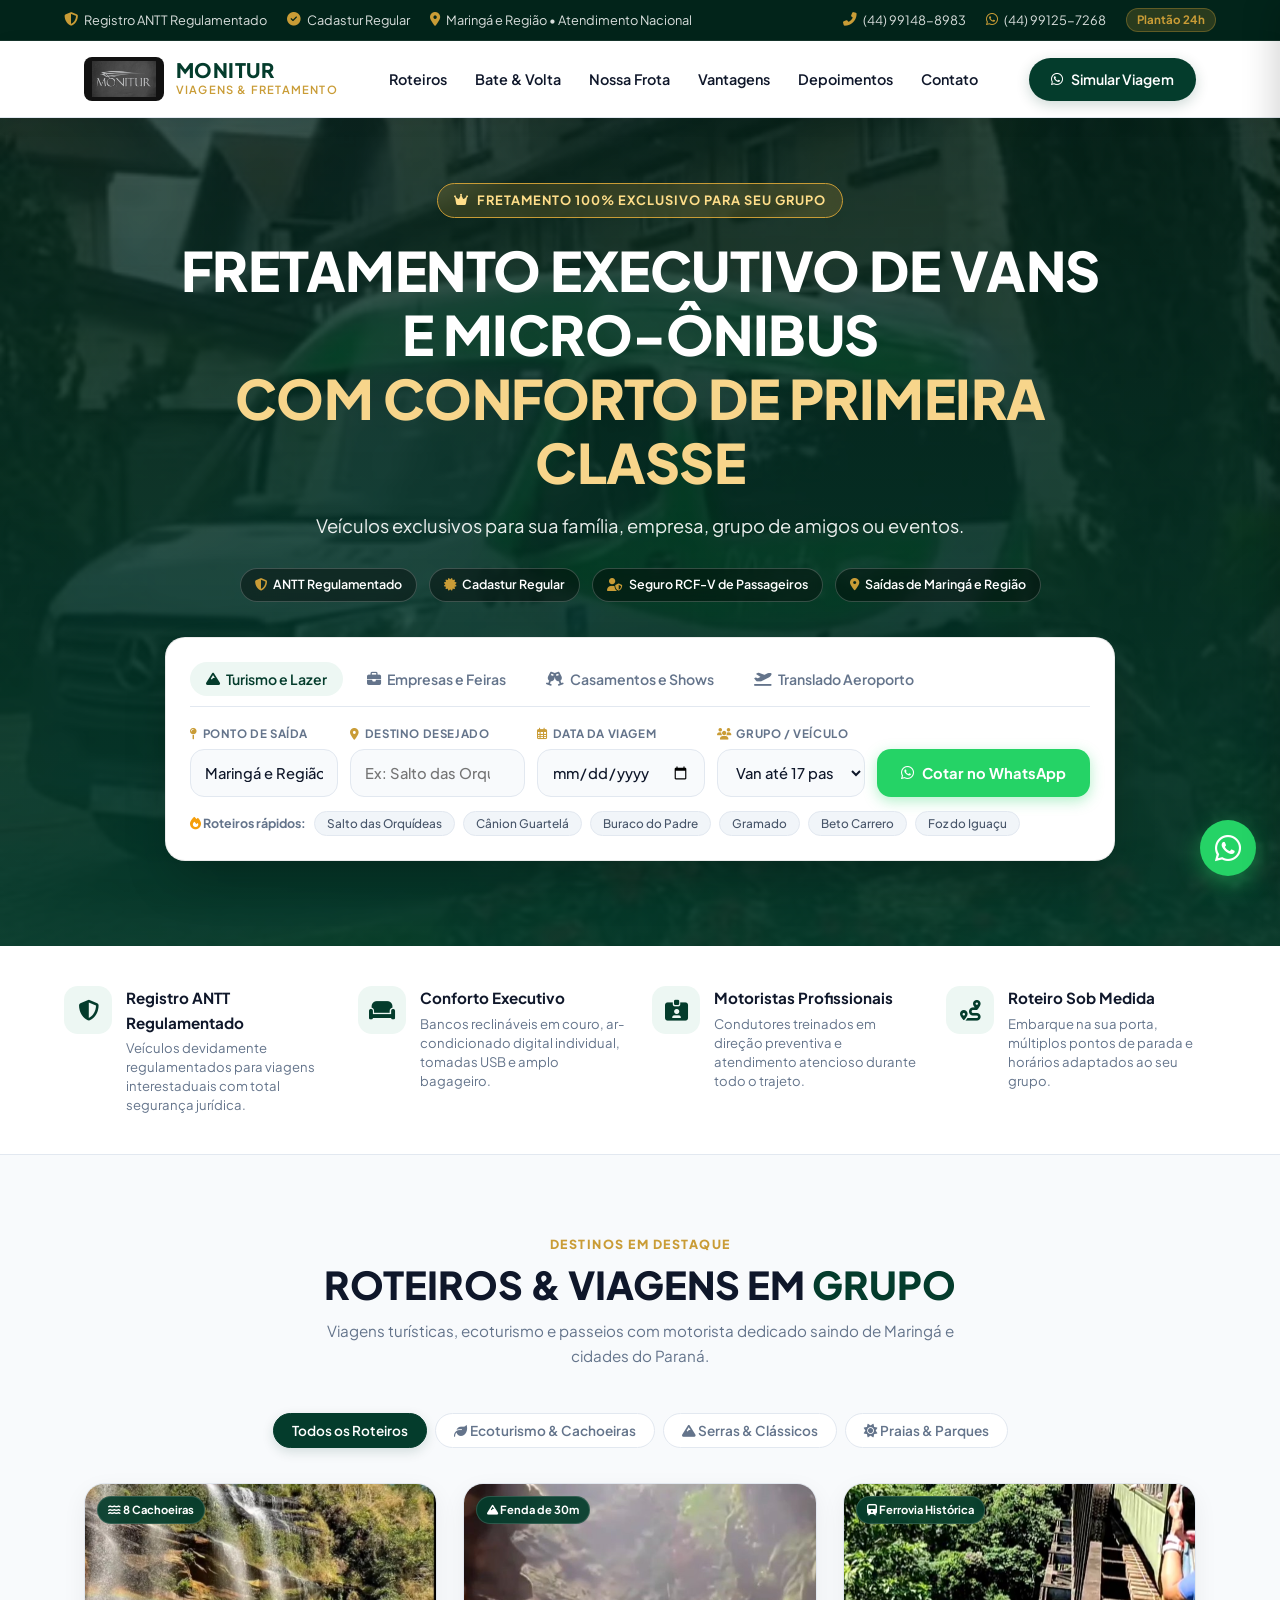
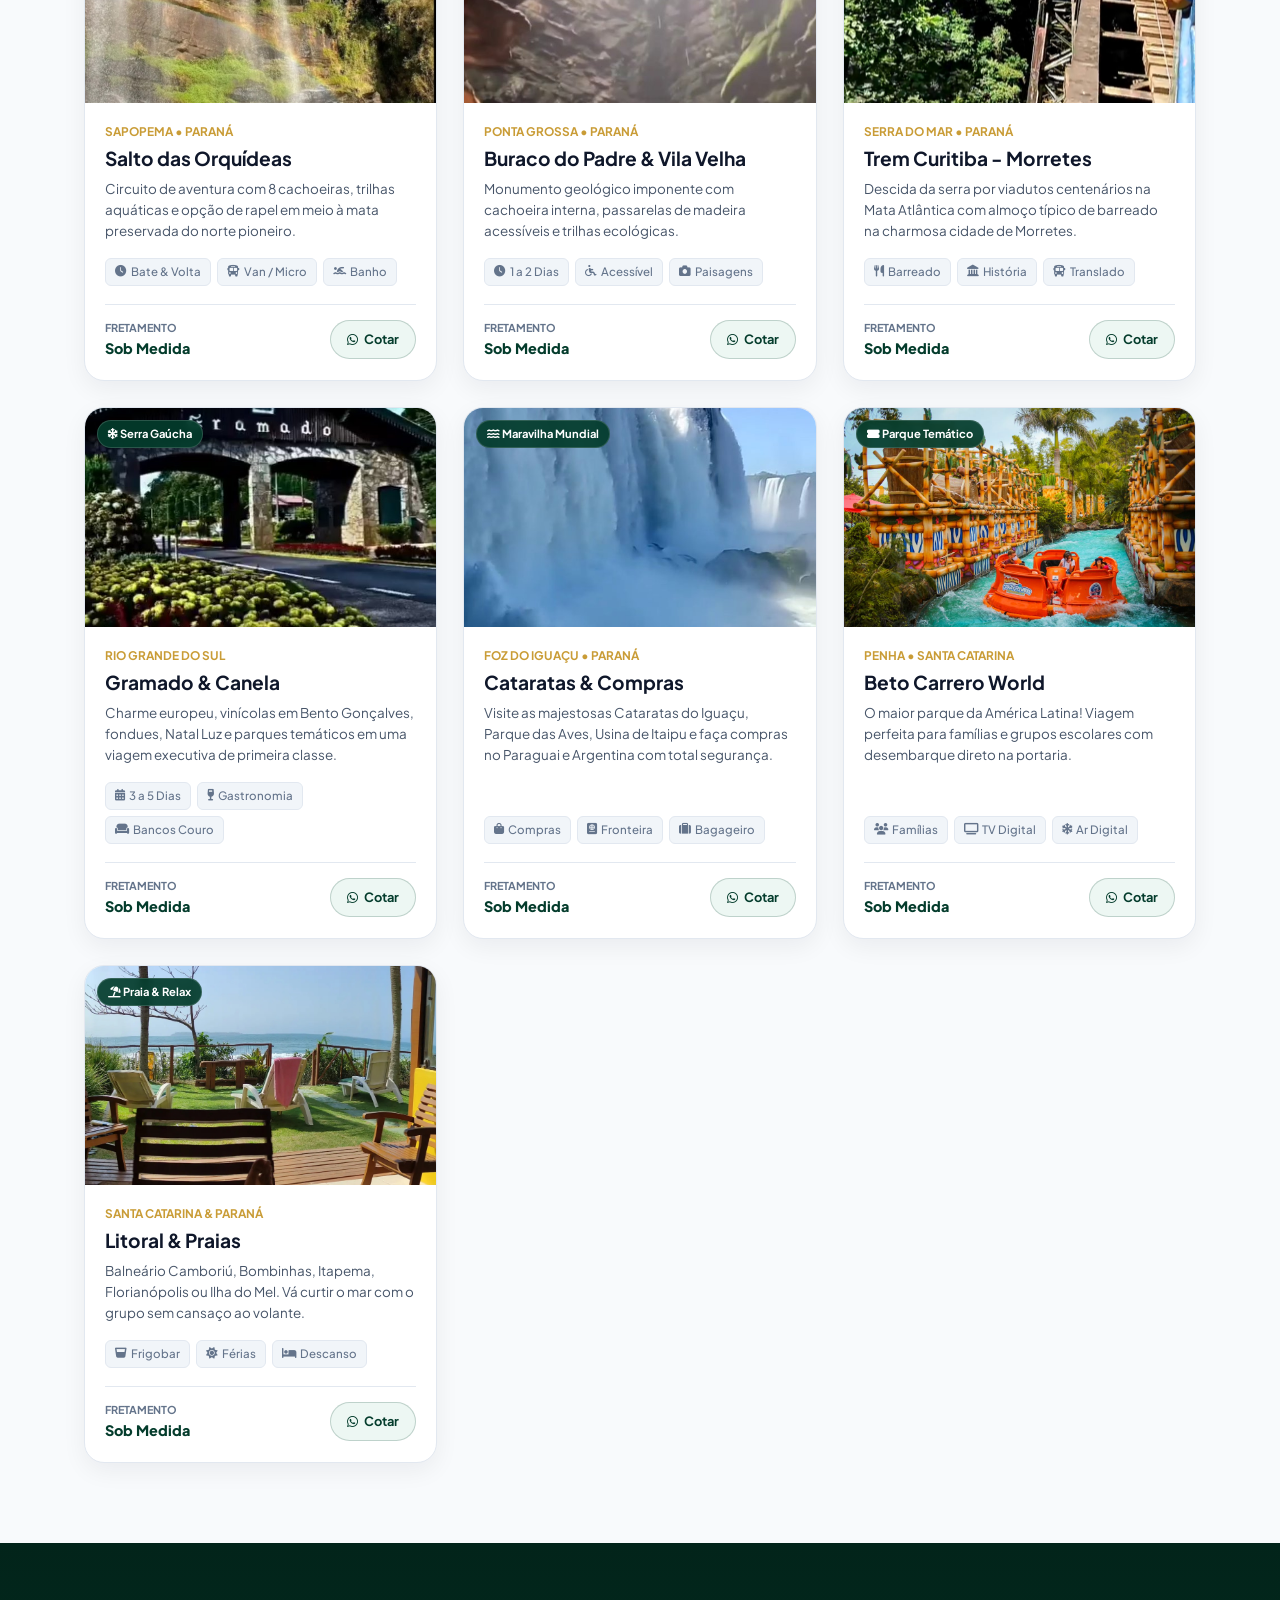
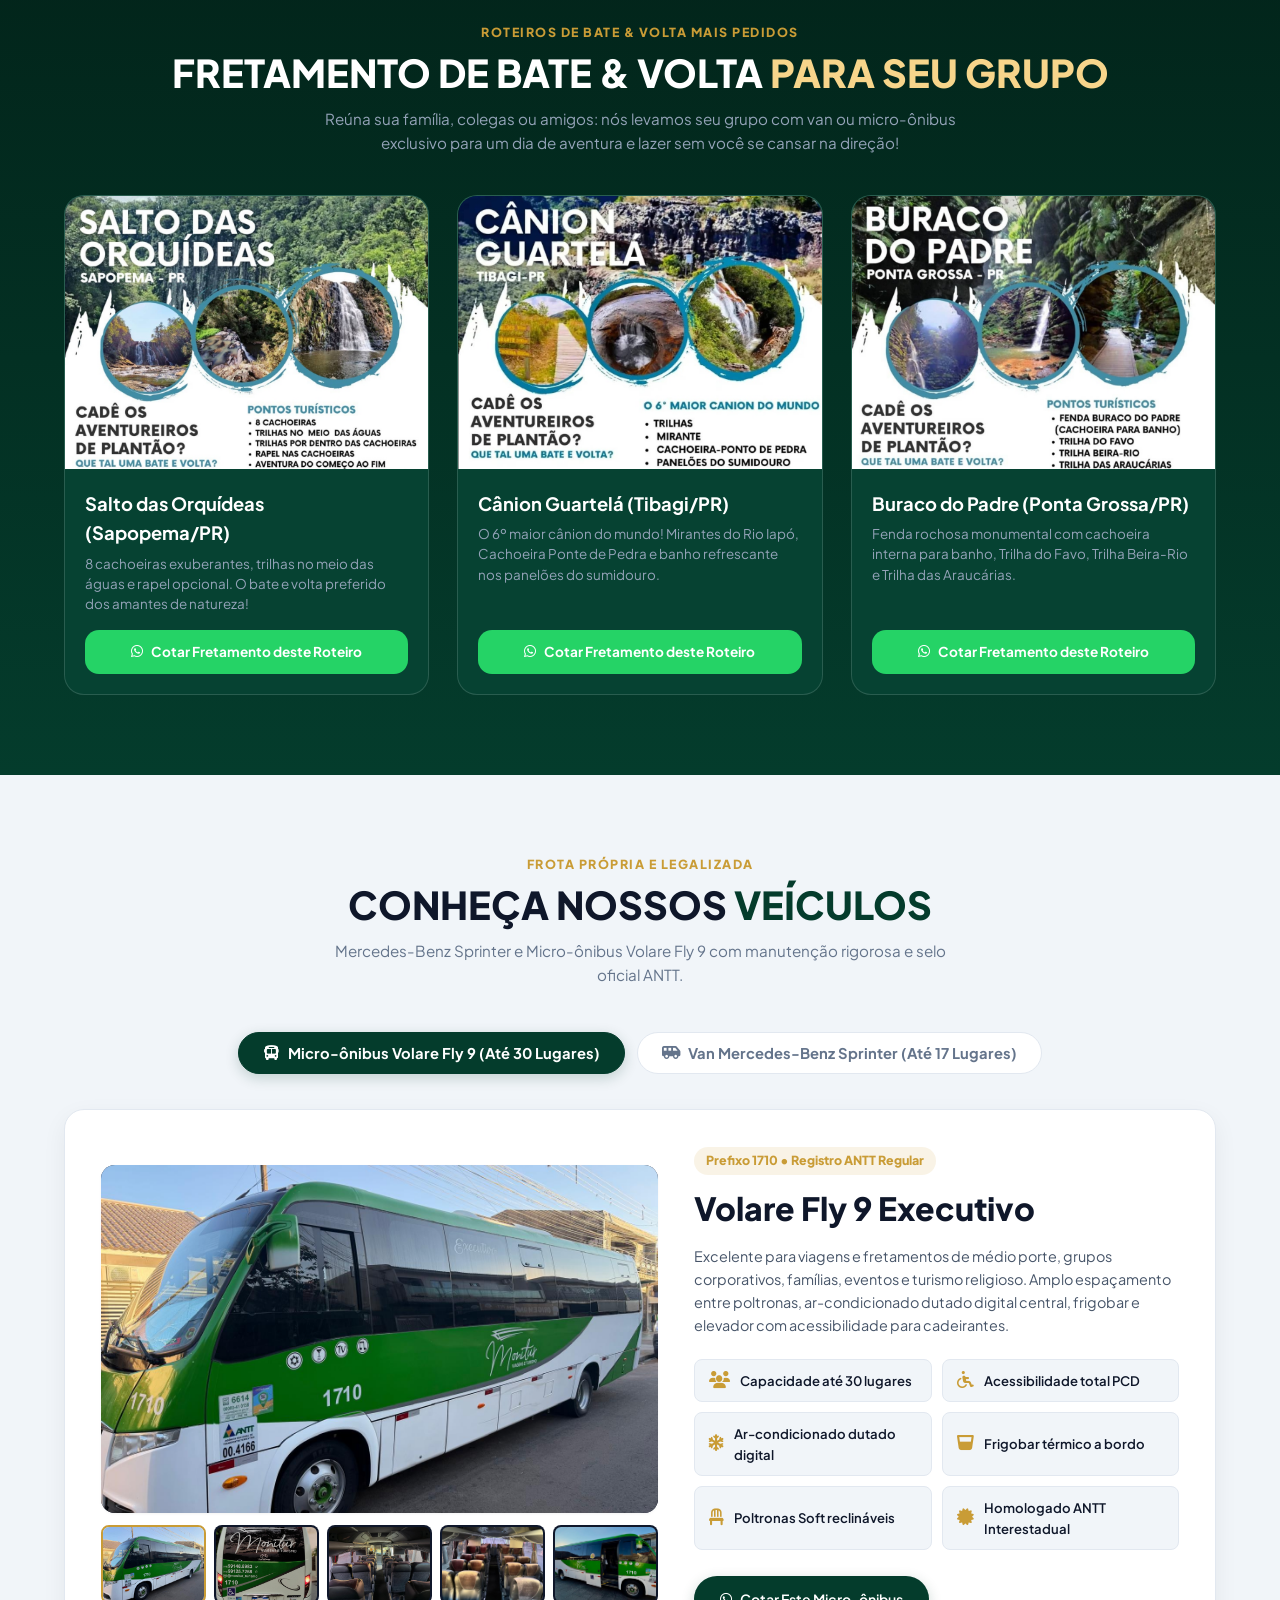
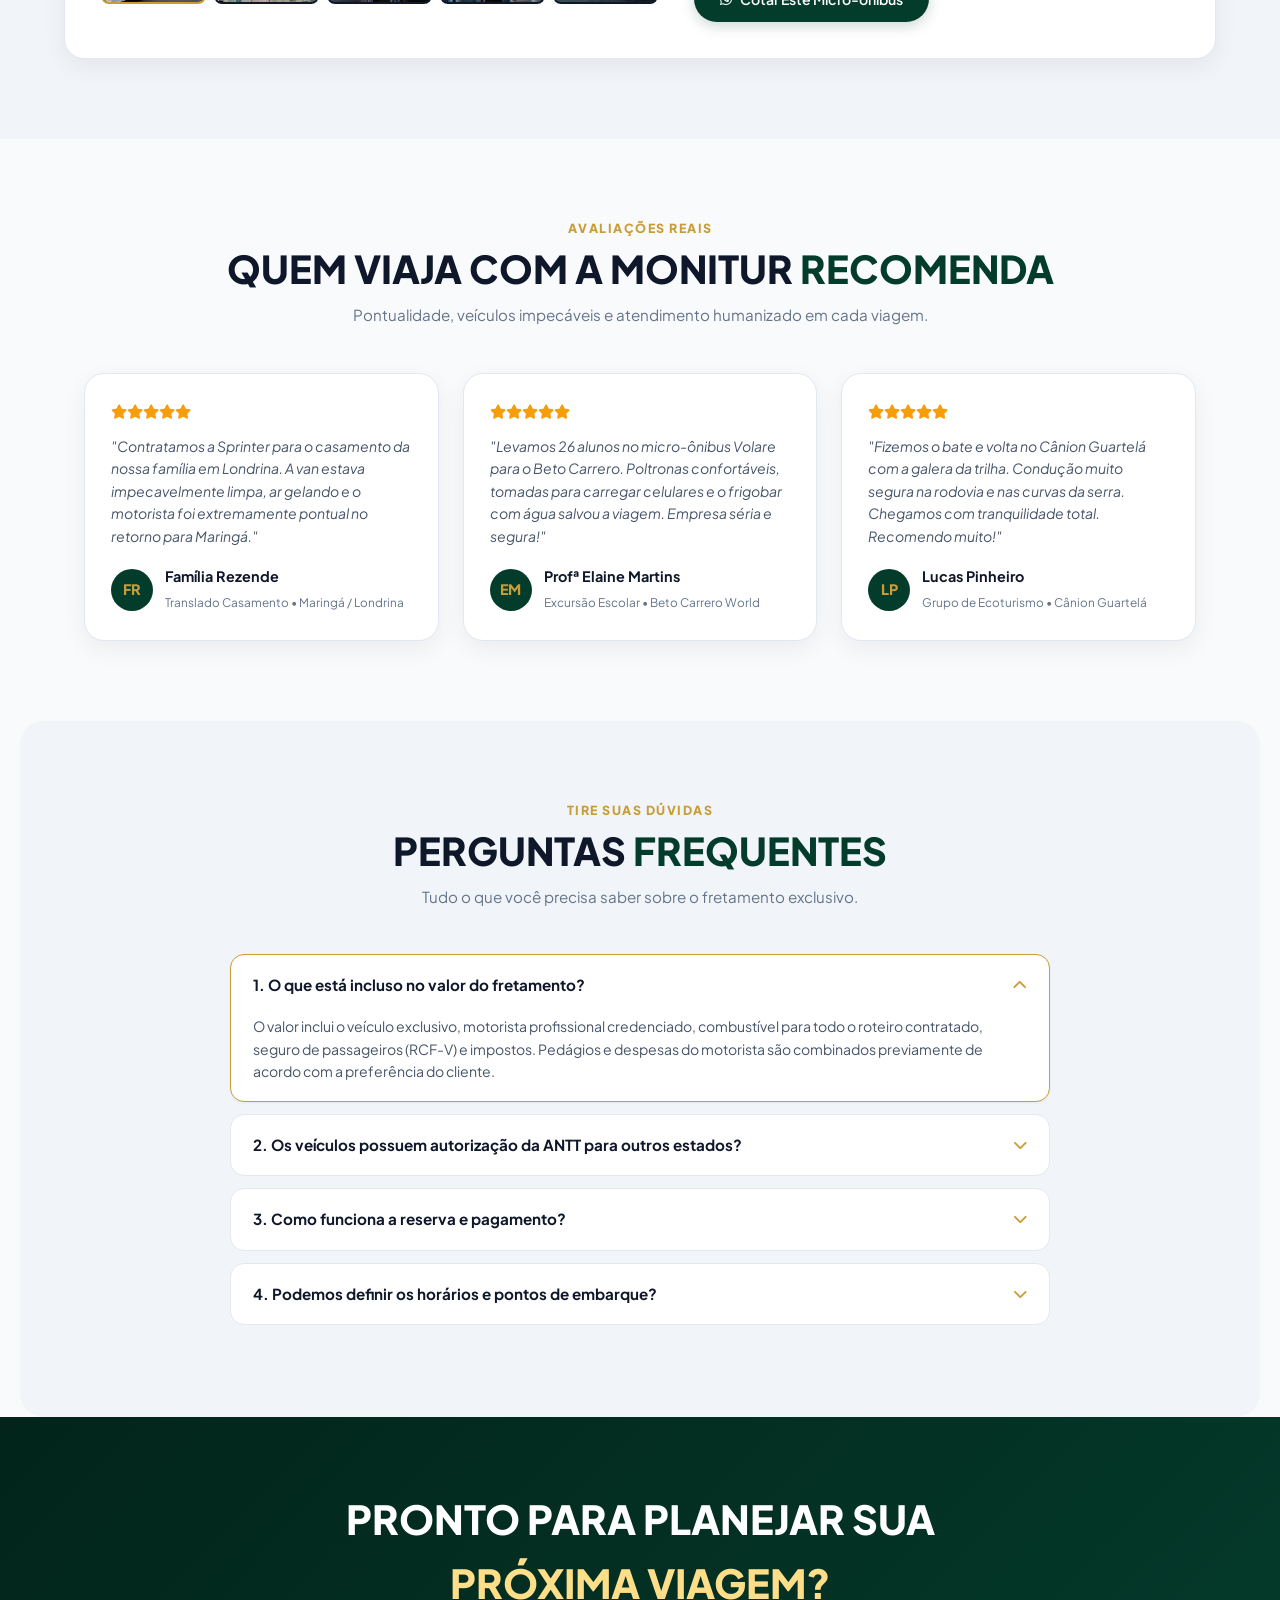
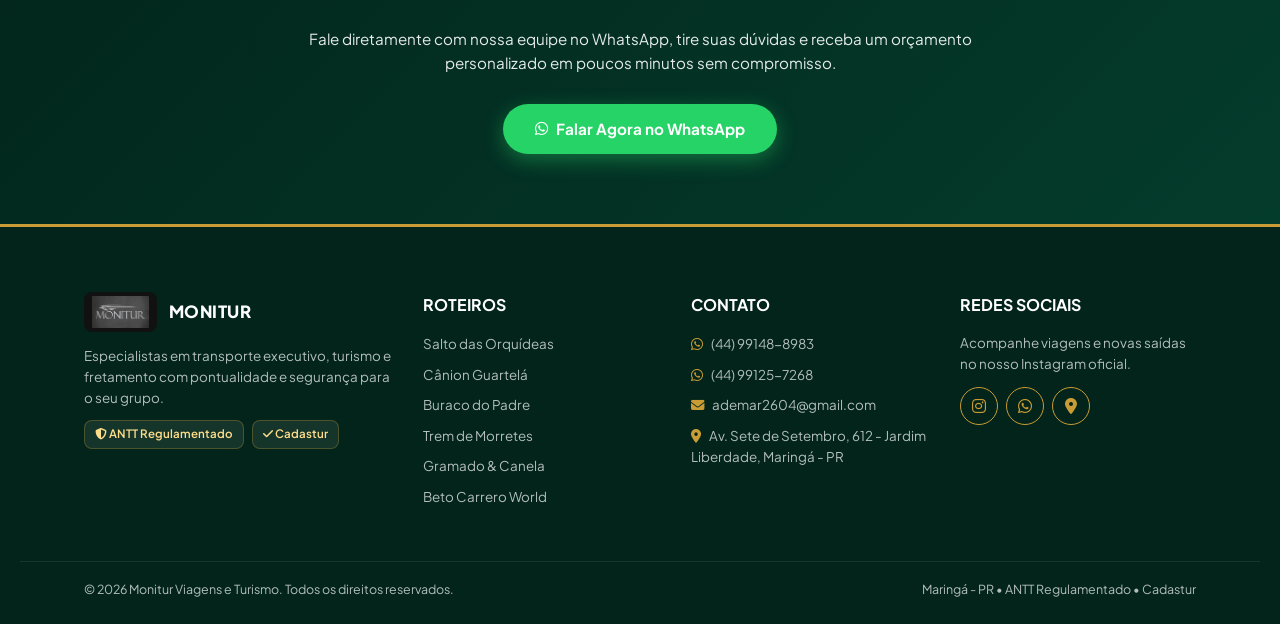
<file: index.html>
<!DOCTYPE html>
<html lang="pt-br">

<head>
    <meta charset="UTF-8">
    <meta name="viewport" content="width=device-width, initial-scale=1.0">
    <title>Monitur Turismo | Fretamento Executivo de Vans e Micro-ônibus em Maringá</title>
    <meta name="description" content="Fretamento executivo de vans Mercedes-Benz Sprinter e micro-ônibus Volare Fly 9 em Maringá e região. Roteiros turísticos, bate e volta no Paraná e eventos com homologação e regulamentação completa.">
    
    <!-- Open Graph -->
    <meta property="og:title" content="Monitur Turismo | Fretamento de Vans e Micro-ônibus">
    <meta property="og:description" content="Transporte executivo com conforto, pontualidade e segurança. Saídas de Maringá/PR com registro oficial e regulamentação ANTT.">
    <meta property="og:image" content="img/van_monitur_gramado.jpg">
    <meta property="og:type" content="website">

    <!-- Favicon -->
    <link rel="icon" type="image/png" href="img/logo.png">

    <!-- Google Fonts: Plus Jakarta Sans (Tipografia Moderna 2026) -->
    <link rel="preconnect" href="https://fonts.googleapis.com">
    <link rel="preconnect" href="https://fonts.gstatic.com" crossorigin>
    <link href="https://fonts.googleapis.com/css2?family=Plus+Jakarta+Sans:wght@400;500;600;700;800&display=swap" rel="stylesheet">

    <!-- Font Awesome 6 Icons -->
    <link rel="stylesheet" href="https://cdnjs.cloudflare.com/ajax/libs/font-awesome/6.4.0/css/all.min.css">
    
    <!-- Folha de Estilos Refatorada -->
    <link rel="stylesheet" href="estilo.css">
</head>

<body>

    <!-- BARRA SUPERIOR (TOPBAR) -->
    <div class="topbar">
        <div class="topbar-content">
            <div class="topbar-left">
                <span class="topbar-badge">
                    <i class="fas fa-shield-alt"></i> Registro ANTT Regulamentado
                </span>
                <span class="topbar-badge">
                    <i class="fas fa-check-circle"></i> Cadastur Regular
                </span>
                <span class="topbar-badge">
                    <i class="fas fa-map-marker-alt"></i> Maringá e Região • Atendimento Nacional
                </span>
            </div>
            <div class="topbar-right">
                <a href="tel:44991488983" class="topbar-badge">
                    <i class="fas fa-phone-alt"></i> (44) 99148-8983
                </a>
                <a href="https://wa.me/5544991257268" target="_blank" class="topbar-badge">
                    <i class="fab fa-whatsapp"></i> (44) 99125-7268
                </a>
                <span class="topbar-pill">Plantão 24h</span>
            </div>
        </div>
    </div>

    <!-- HEADER PRINCIPAL -->
    <header>
        <div class="header-container">
            <a href="#" class="brand-link">
                <img src="img/logo.png" alt="Monitur Turismo" class="brand-logo-img">
                <div class="brand-names">
                    <span class="brand-name-main">MONITUR</span>
                    <span class="brand-name-sub">Viagens & Fretamento</span>
                </div>
            </a>

            <!-- Menu Desktop -->
            <nav class="nav-links">
                <a href="#destinos" class="nav-link-item">Roteiros</a>
                <a href="#bate-volta" class="nav-link-item">Bate & Volta</a>
                <a href="#frota" class="nav-link-item">Nossa Frota</a>
                <a href="#diferenciais" class="nav-link-item">Vantagens</a>
                <a href="#depoimentos" class="nav-link-item">Depoimentos</a>
                <a href="#contato" class="nav-link-item">Contato</a>
            </nav>

            <div class="header-actions">
                <a href="#cotacao" class="btn-cta-nav">
                    <i class="fab fa-whatsapp"></i> Simular Viagem
                </a>
                <button class="btn-toggle-menu" id="btnOpenDrawer" aria-label="Abrir Menu">
                    <i class="fas fa-bars"></i>
                </button>
            </div>
        </div>
    </header>

    <!-- DRAWER MOBILE -->
    <div class="drawer-backdrop" id="drawerBackdrop"></div>
    <aside class="drawer-aside" id="drawerAside">
        <div>
            <div class="drawer-head">
                <div class="brand-link">
                    <img src="img/logo.png" alt="Monitur Turismo" class="brand-logo-img" style="height:36px;">
                    <span class="brand-name-main" style="font-size:1.1rem;">MONITUR</span>
                </div>
                <button class="drawer-btn-close" id="btnCloseDrawer" aria-label="Fechar Menu">
                    <i class="fas fa-times"></i>
                </button>
            </div>

            <nav class="drawer-menu">
                <a href="#cotacao" class="drawer-menu-link"><i class="fas fa-calculator"></i> Simular Cotação</a>
                <a href="#destinos" class="drawer-menu-link"><i class="fas fa-map-marked-alt"></i> Roteiros e Viagens</a>
                <a href="#bate-volta" class="drawer-menu-link"><i class="fas fa-compass"></i> Bate & Volta Aventura</a>
                <a href="#frota" class="drawer-menu-link"><i class="fas fa-bus"></i> Vans e Micro-ônibus</a>
                <a href="#diferenciais" class="drawer-menu-link"><i class="fas fa-shield-alt"></i> Vantagens</a>
                <a href="#depoimentos" class="drawer-menu-link"><i class="fas fa-star"></i> Depoimentos</a>
                <a href="#faq" class="drawer-menu-link"><i class="fas fa-question-circle"></i> Dúvidas Frequentes</a>
                <a href="#contato" class="drawer-menu-link"><i class="fas fa-envelope"></i> Contato</a>
            </nav>
        </div>

        <div class="drawer-bottom-box">
            <a href="https://wa.me/5544991488983" target="_blank" class="btn-cta-nav" style="width:100%; justify-content:center;">
                <i class="fab fa-whatsapp"></i> Atendimento no WhatsApp
            </a>
            <p style="text-align:center; font-size:0.75rem; color:#64748b; margin-top:10px;">
                Maringá - PR • ANTT Regulamentado
            </p>
        </div>
    </aside>

    <!-- HERO SECTION (COM VISUAL REAL DA VAN MONITUR) -->
    <section class="hero-section">
        <div class="hero-wrap">
            <div class="hero-tagline">
                <i class="fas fa-crown"></i> Fretamento 100% Exclusivo para seu Grupo
            </div>
            <h1 class="hero-title">
                FRETAMENTO EXECUTIVO DE VANS E MICRO-ÔNIBUS<br>
                <span>COM CONFORTO DE PRIMEIRA CLASSE</span>
            </h1>
            <p class="hero-subtitle">
                Veículos exclusivos para sua família, empresa, grupo de amigos ou eventos.
            </p>

            <div class="hero-trust-bar">
                <span class="hero-trust-pill"><i class="fas fa-shield-alt"></i> ANTT Regulamentado</span>
                <span class="hero-trust-pill"><i class="fas fa-certificate"></i> Cadastur Regular</span>
                <span class="hero-trust-pill"><i class="fas fa-user-shield"></i> Seguro RCF-V de Passageiros</span>
                <span class="hero-trust-pill"><i class="fas fa-map-marker-alt"></i> Saídas de Maringá e Região</span>
            </div>

            <!-- SIMULADOR DE COTAÇÃO RÁPIDA (ESTILO BOOKING/TRIP) -->
            <div class="search-widget-card" id="cotacao">
                <div class="widget-tabs-row">
                    <div class="widget-tabs-flex">
                        <button class="tab-pill-btn active" onclick="selectServiceTab(this, 'Turismo e Lazer com Família/Amigos')">
                            <i class="fas fa-mountain"></i> Turismo e Lazer
                        </button>
                        <button class="tab-pill-btn" onclick="selectServiceTab(this, 'Fretamento Corporativo e Feiras')">
                            <i class="fas fa-briefcase"></i> Empresas e Feiras
                        </button>
                        <button class="tab-pill-btn" onclick="selectServiceTab(this, 'Casamentos e Eventos')">
                            <i class="fas fa-glass-cheers"></i> Casamentos e Shows
                        </button>
                        <button class="tab-pill-btn" onclick="selectServiceTab(this, 'Translado de Aeroporto')">
                            <i class="fas fa-plane-departure"></i> Translado Aeroporto
                        </button>
                    </div>
                </div>

                <form onsubmit="event.preventDefault(); submitQuote();">
                    <div class="widget-form-grid">
                        <div class="form-group-item">
                            <label><i class="fas fa-map-pin"></i> Ponto de Saída</label>
                            <input type="text" id="inputOrigin" class="form-field-input" value="Maringá e Região" placeholder="Cidade de saída" required>
                        </div>

                        <div class="form-group-item">
                            <label><i class="fas fa-map-marker-alt"></i> Destino Desejado</label>
                            <input type="text" id="inputDestination" class="form-field-input" list="tourOptions" placeholder="Ex: Salto das Orquídeas, Beto Carrero..." required>
                            <datalist id="tourOptions">
                                <option value="Salto das Orquídeas / Sapopema-PR">
                                <option value="Cânion Guartelá / Tibagi-PR">
                                <option value="Buraco do Padre & Vila Velha / Ponta Grossa">
                                <option value="Foz do Iguaçu / Cataratas & Compras">
                                <option value="Gramado & Canela / Serra Gaúcha">
                                <option value="Beto Carrero World / Penha-SC">
                                <option value="Trem Curitiba - Morretes / Serra do Mar">
                                <option value="Balneário Camboriú / Litoral SC">
                                <option value="Londrina / Aeroporto & Eventos">
                            </datalist>
                        </div>

                        <div class="form-group-item">
                            <label><i class="far fa-calendar-alt"></i> Data da Viagem</label>
                            <input type="date" id="inputDate" class="form-field-input">
                        </div>

                        <div class="form-group-item">
                            <label><i class="fas fa-users"></i> Grupo / Veículo</label>
                            <select id="inputGroupSize" class="form-field-input">
                                <option value="Van até 17 passageiros (Sprinter)">Van até 17 passageiros</option>
                                <option value="Micro até 30 passageiros (Volare Fly 9)">Micro até 30 passageiros</option>
                                <option value="Mais de 30 pessoas">Mais de 30 pessoas</option>
                            </select>
                        </div>

                        <button type="submit" class="btn-send-quote">
                            <i class="fab fa-whatsapp"></i> Cotar no WhatsApp
                        </button>
                    </div>

                    <div class="quick-suggestions">
                        <span class="quick-suggestions-label"><i class="fas fa-fire" style="color:#f59e0b;"></i> Roteiros rápidos:</span>
                        <button type="button" class="suggestion-pill" onclick="pickDestination('Salto das Orquídeas - Sapopema')">Salto das Orquídeas</button>
                        <button type="button" class="suggestion-pill" onclick="pickDestination('Cânion Guartelá')">Cânion Guartelá</button>
                        <button type="button" class="suggestion-pill" onclick="pickDestination('Buraco do Padre - PR')">Buraco do Padre</button>
                        <button type="button" class="suggestion-pill" onclick="pickDestination('Gramado / Serra Gaúcha')">Gramado</button>
                        <button type="button" class="suggestion-pill" onclick="pickDestination('Beto Carrero World')">Beto Carrero</button>
                        <button type="button" class="suggestion-pill" onclick="pickDestination('Foz do Iguaçu')">Foz do Iguaçu</button>
                    </div>
                </form>
            </div>
        </div>
    </section>

    <!-- PILARES DE VANTAGENS -->
    <section class="section-features" id="diferenciais">
        <div class="features-container">
            <div class="feature-box">
                <div class="feature-icon-wrapper">
                    <i class="fas fa-shield-alt"></i>
                </div>
                <div class="feature-content">
                    <h4>Registro ANTT Regulamentado</h4>
                    <p>Veículos devidamente regulamentados para viagens interestaduais com total segurança jurídica.</p>
                </div>
            </div>

            <div class="feature-box">
                <div class="feature-icon-wrapper">
                    <i class="fas fa-couch"></i>
                </div>
                <div class="feature-content">
                    <h4>Conforto Executivo</h4>
                    <p>Bancos reclináveis em couro, ar-condicionado digital individual, tomadas USB e amplo bagageiro.</p>
                </div>
            </div>

            <div class="feature-box">
                <div class="feature-icon-wrapper">
                    <i class="fas fa-id-card-alt"></i>
                </div>
                <div class="feature-content">
                    <h4>Motoristas Profissionais</h4>
                    <p>Condutores treinados em direção preventiva e atendimento atencioso durante todo o trajeto.</p>
                </div>
            </div>

            <div class="feature-box">
                <div class="feature-icon-wrapper">
                    <i class="fas fa-route"></i>
                </div>
                <div class="feature-content">
                    <h4>Roteiro Sob Medida</h4>
                    <p>Embarque na sua porta, múltiplos pontos de parada e horários adaptados ao seu grupo.</p>
                </div>
            </div>
        </div>
    </section>

    <!-- SEÇÃO DE ROTEIROS COM FOTOS REAIS (DESIGN LIMPO ESTILO TRIP.COM) -->
    <section class="section-block" id="destinos">
        <div class="section-header-center">
            <span class="badge-section-tag">Destinos em Destaque</span>
            <h2 class="section-title-large">ROTEIROS & VIAGENS EM <span>GRUPO</span></h2>
            <p class="section-description-text">
                Viagens turísticas, ecoturismo e passeios com motorista dedicado saindo de Maringá e cidades do Paraná.
            </p>
        </div>

        <div class="filter-tabs-row">
            <button class="btn-filter-pill active" onclick="applyTourFilter('todos', this)">Todos os Roteiros</button>
            <button class="btn-filter-pill" onclick="applyTourFilter('ecoturismo', this)"><i class="fas fa-leaf"></i> Ecoturismo & Cachoeiras</button>
            <button class="btn-filter-pill" onclick="applyTourFilter('serras', this)"><i class="fas fa-mountain"></i> Serras & Clássicos</button>
            <button class="btn-filter-pill" onclick="applyTourFilter('praia', this)"><i class="fas fa-sun"></i> Praias & Parques</button>
        </div>

        <div class="tours-card-grid">
            <!-- 1. Salto das Orquídeas -->
            <div class="card-tour-item" data-category="ecoturismo">
                <div class="card-tour-media">
                    <img src="img/cachoeira_arcoiris.jpg" alt="Salto das Orquídeas Sapopema Cachoeiras">
                    <span class="badge-tour-tag"><i class="fas fa-water"></i> 8 Cachoeiras</span>
                </div>
                <div class="card-tour-body">
                    <span class="card-tour-location">Sapopema • Paraná</span>
                    <h3 class="card-tour-title">Salto das Orquídeas</h3>
                    <p class="card-tour-desc">Circuito de aventura com 8 cachoeiras, trilhas aquáticas e opção de rapel em meio à mata preservada do norte pioneiro.</p>
                    <div class="card-tour-tags">
                        <span class="tag-pill-spec"><i class="fas fa-clock"></i> Bate & Volta</span>
                        <span class="tag-pill-spec"><i class="fas fa-bus"></i> Van / Micro</span>
                        <span class="tag-pill-spec"><i class="fas fa-swimmer"></i> Banho</span>
                    </div>
                    <div class="card-tour-footer">
                        <div class="price-box-info">
                            <span class="price-sub-label">Fretamento</span>
                            <span class="price-main-val">Sob Medida</span>
                        </div>
                        <a href="javascript:void(0)" onclick="quickTourQuote('Salto das Orquídeas')" class="btn-card-quote-action">
                            <i class="fab fa-whatsapp"></i> Cotar
                        </a>
                    </div>
                </div>
            </div>

            <!-- 2. Buraco do Padre -->
            <div class="card-tour-item" data-category="ecoturismo">
                <div class="card-tour-media">
                    <img src="img/buraco_do_padre.jpg" alt="Buraco do Padre Ponta Grossa PR">
                    <span class="badge-tour-tag"><i class="fas fa-mountain"></i> Fenda de 30m</span>
                </div>
                <div class="card-tour-body">
                    <span class="card-tour-location">Ponta Grossa • Paraná</span>
                    <h3 class="card-tour-title">Buraco do Padre & Vila Velha</h3>
                    <p class="card-tour-desc">Monumento geológico imponente com cachoeira interna, passarelas de madeira acessíveis e trilhas ecológicas.</p>
                    <div class="card-tour-tags">
                        <span class="tag-pill-spec"><i class="fas fa-clock"></i> 1 a 2 Dias</span>
                        <span class="tag-pill-spec"><i class="fas fa-wheelchair"></i> Acessível</span>
                        <span class="tag-pill-spec"><i class="fas fa-camera"></i> Paisagens</span>
                    </div>
                    <div class="card-tour-footer">
                        <div class="price-box-info">
                            <span class="price-sub-label">Fretamento</span>
                            <span class="price-main-val">Sob Medida</span>
                        </div>
                        <a href="javascript:void(0)" onclick="quickTourQuote('Buraco do Padre e Ponta Grossa')" class="btn-card-quote-action">
                            <i class="fab fa-whatsapp"></i> Cotar
                        </a>
                    </div>
                </div>
            </div>

            <!-- 3. Trem de Morretes -->
            <div class="card-tour-item" data-category="serras">
                <div class="card-tour-media">
                    <img src="img/trem_morretes.jpg" alt="Passeio de Trem Curitiba a Morretes Serra do Mar">
                    <span class="badge-tour-tag"><i class="fas fa-train"></i> Ferrovia Histórica</span>
                </div>
                <div class="card-tour-body">
                    <span class="card-tour-location">Serra do Mar • Paraná</span>
                    <h3 class="card-tour-title">Trem Curitiba - Morretes</h3>
                    <p class="card-tour-desc">Descida da serra por viadutos centenários na Mata Atlântica com almoço típico de barreado na charmosa cidade de Morretes.</p>
                    <div class="card-tour-tags">
                        <span class="tag-pill-spec"><i class="fas fa-utensils"></i> Barreado</span>
                        <span class="tag-pill-spec"><i class="fas fa-landmark"></i> História</span>
                        <span class="tag-pill-spec"><i class="fas fa-bus"></i> Translado</span>
                    </div>
                    <div class="card-tour-footer">
                        <div class="price-box-info">
                            <span class="price-sub-label">Fretamento</span>
                            <span class="price-main-val">Sob Medida</span>
                        </div>
                        <a href="javascript:void(0)" onclick="quickTourQuote('Trem Curitiba para Morretes')" class="btn-card-quote-action">
                            <i class="fab fa-whatsapp"></i> Cotar
                        </a>
                    </div>
                </div>
            </div>

            <!-- 4. Gramado e Canela -->
            <div class="card-tour-item" data-category="serras">
                <div class="card-tour-media">
                    <img src="img/portal_gramado.jpg" alt="Gramado e Canela Serra Gaucha">
                    <span class="badge-tour-tag"><i class="fas fa-snowflake"></i> Serra Gaúcha</span>
                </div>
                <div class="card-tour-body">
                    <span class="card-tour-location">Rio Grande do Sul</span>
                    <h3 class="card-tour-title">Gramado & Canela</h3>
                    <p class="card-tour-desc">Charme europeu, vinícolas em Bento Gonçalves, fondues, Natal Luz e parques temáticos em uma viagem executiva de primeira classe.</p>
                    <div class="card-tour-tags">
                        <span class="tag-pill-spec"><i class="fas fa-calendar-alt"></i> 3 a 5 Dias</span>
                        <span class="tag-pill-spec"><i class="fas fa-wine-glass"></i> Gastronomia</span>
                        <span class="tag-pill-spec"><i class="fas fa-couch"></i> Bancos Couro</span>
                    </div>
                    <div class="card-tour-footer">
                        <div class="price-box-info">
                            <span class="price-sub-label">Fretamento</span>
                            <span class="price-main-val">Sob Medida</span>
                        </div>
                        <a href="javascript:void(0)" onclick="quickTourQuote('Gramado e Canela')" class="btn-card-quote-action">
                            <i class="fab fa-whatsapp"></i> Cotar
                        </a>
                    </div>
                </div>
            </div>

            <!-- 5. Foz do Iguaçu -->
            <div class="card-tour-item" data-category="ecoturismo">
                <div class="card-tour-media">
                    <img src="img/cataratas_garganta.jpg" alt="Foz do Iguacu Cataratas">
                    <span class="badge-tour-tag"><i class="fas fa-water"></i> Maravilha Mundial</span>
                </div>
                <div class="card-tour-body">
                    <span class="card-tour-location">Foz do Iguaçu • Paraná</span>
                    <h3 class="card-tour-title">Cataratas & Compras</h3>
                    <p class="card-tour-desc">Visite as majestosas Cataratas do Iguaçu, Parque das Aves, Usina de Itaipu e faça compras no Paraguai e Argentina com total segurança.</p>
                    <div class="card-tour-tags">
                        <span class="tag-pill-spec"><i class="fas fa-shopping-bag"></i> Compras</span>
                        <span class="tag-pill-spec"><i class="fas fa-passport"></i> Fronteira</span>
                        <span class="tag-pill-spec"><i class="fas fa-suitcase"></i> Bagageiro</span>
                    </div>
                    <div class="card-tour-footer">
                        <div class="price-box-info">
                            <span class="price-sub-label">Fretamento</span>
                            <span class="price-main-val">Sob Medida</span>
                        </div>
                        <a href="javascript:void(0)" onclick="quickTourQuote('Foz do Iguaçu')" class="btn-card-quote-action">
                            <i class="fab fa-whatsapp"></i> Cotar
                        </a>
                    </div>
                </div>
            </div>

            <!-- 6. Beto Carrero World -->
            <div class="card-tour-item" data-category="praia">
                <div class="card-tour-media">
                    <img src="img/betocarrero.jpg" alt="Beto Carrero World Penha Santa Catarina">
                    <span class="badge-tour-tag"><i class="fas fa-ticket-alt"></i> Parque Temático</span>
                </div>
                <div class="card-tour-body">
                    <span class="card-tour-location">Penha • Santa Catarina</span>
                    <h3 class="card-tour-title">Beto Carrero World</h3>
                    <p class="card-tour-desc">O maior parque da América Latina! Viagem perfeita para famílias e grupos escolares com desembarque direto na portaria.</p>
                    <div class="card-tour-tags">
                        <span class="tag-pill-spec"><i class="fas fa-users"></i> Famílias</span>
                        <span class="tag-pill-spec"><i class="fas fa-tv"></i> TV Digital</span>
                        <span class="tag-pill-spec"><i class="fas fa-snowflake"></i> Ar Digital</span>
                    </div>
                    <div class="card-tour-footer">
                        <div class="price-box-info">
                            <span class="price-sub-label">Fretamento</span>
                            <span class="price-main-val">Sob Medida</span>
                        </div>
                        <a href="javascript:void(0)" onclick="quickTourQuote('Beto Carrero World')" class="btn-card-quote-action">
                            <i class="fab fa-whatsapp"></i> Cotar
                        </a>
                    </div>
                </div>
            </div>

            <!-- 7. Litoral Catarinense e PR -->
            <div class="card-tour-item" data-category="praia">
                <div class="card-tour-media">
                    <img src="img/praia_relax.jpg" alt="Litoral Catarinense e Praias">
                    <span class="badge-tour-tag"><i class="fas fa-umbrella-beach"></i> Praia & Relax</span>
                </div>
                <div class="card-tour-body">
                    <span class="card-tour-location">Santa Catarina & Paraná</span>
                    <h3 class="card-tour-title">Litoral & Praias</h3>
                    <p class="card-tour-desc">Balneário Camboriú, Bombinhas, Itapema, Florianópolis ou Ilha do Mel. Vá curtir o mar com o grupo sem cansaço ao volante.</p>
                    <div class="card-tour-tags">
                        <span class="tag-pill-spec"><i class="fas fa-glass-whiskey"></i> Frigobar</span>
                        <span class="tag-pill-spec"><i class="fas fa-sun"></i> Férias</span>
                        <span class="tag-pill-spec"><i class="fas fa-bed"></i> Descanso</span>
                    </div>
                    <div class="card-tour-footer">
                        <div class="price-box-info">
                            <span class="price-sub-label">Fretamento</span>
                            <span class="price-main-val">Sob Medida</span>
                        </div>
                        <a href="javascript:void(0)" onclick="quickTourQuote('Litoral de Santa Catarina')" class="btn-card-quote-action">
                            <i class="fab fa-whatsapp"></i> Cotar
                        </a>
                    </div>
                </div>
            </div>
        </div>
    </section>

    <!-- SEÇÃO ESPECIAL: CARTAZES OFICIAIS DE BATE E VOLTA DA MONITUR -->
    <section class="section-flyers-showcase" id="bate-volta">
        <div class="section-header-center" style="margin-bottom:40px;">
            <span class="badge-section-tag" style="color:var(--accent);">Roteiros de Bate & Volta Mais Pedidos</span>
            <h2 class="section-title-large" style="color:#ffffff;">FRETAMENTO DE BATE & VOLTA <span>PARA SEU GRUPO</span></h2>
            <p class="section-description-text" style="color:#94a3b8;">
                Reúna sua família, colegas ou amigos: nós levamos seu grupo com van ou micro-ônibus exclusivo para um dia de aventura e lazer sem você se cansar na direção!
            </p>
        </div>

        <div class="flyers-grid-container">
            <!-- Flyer 1: Salto das Orquídeas -->
            <div class="flyer-poster-card">
                <div class="flyer-image-frame">
                    <img src="img/flyer_salto_das_orquideas.jpg" alt="Cartaz Salto das Orquídeas Sapopema Monitur">
                </div>
                <div class="flyer-content-info">
                    <h3>Salto das Orquídeas (Sapopema/PR)</h3>
                    <p>8 cachoeiras exuberantes, trilhas no meio das águas e rapel opcional. O bate e volta preferido dos amantes de natureza!</p>
                    <a href="javascript:void(0)" onclick="quickTourQuote('Bate e Volta Salto das Orquídeas')" class="btn-book-flyer">
                        <i class="fab fa-whatsapp"></i> Cotar Fretamento deste Roteiro
                    </a>
                </div>
            </div>

            <!-- Flyer 2: Cânion Guartelá -->
            <div class="flyer-poster-card">
                <div class="flyer-image-frame">
                    <img src="img/flyer_canion_guartela.jpg" alt="Cartaz Cânion Guartelá Tibagi Monitur">
                </div>
                <div class="flyer-content-info">
                    <h3>Cânion Guartelá (Tibagi/PR)</h3>
                    <p>O 6º maior cânion do mundo! Mirantes do Rio Iapó, Cachoeira Ponte de Pedra e banho refrescante nos panelões do sumidouro.</p>
                    <a href="javascript:void(0)" onclick="quickTourQuote('Bate e Volta Cânion Guartelá')" class="btn-book-flyer">
                        <i class="fab fa-whatsapp"></i> Cotar Fretamento deste Roteiro
                    </a>
                </div>
            </div>

            <!-- Flyer 3: Buraco do Padre -->
            <div class="flyer-poster-card">
                <div class="flyer-image-frame">
                    <img src="img/flyer_buraco_do_padre.jpg" alt="Cartaz Buraco do Padre Ponta Grossa Monitur">
                </div>
                <div class="flyer-content-info">
                    <h3>Buraco do Padre (Ponta Grossa/PR)</h3>
                    <p>Fenda rochosa monumental com cachoeira interna para banho, Trilha do Favo, Trilha Beira-Rio e Trilha das Araucárias.</p>
                    <a href="javascript:void(0)" onclick="quickTourQuote('Bate e Volta Buraco do Padre')" class="btn-book-flyer">
                        <i class="fab fa-whatsapp"></i> Cotar Fretamento deste Roteiro
                    </a>
                </div>
            </div>
        </div>
    </section>

    <!-- SEÇÃO DA FROTA EXECUTIVA (SHOWCASE PROFISSIONAL) -->
    <section class="section-fleet-area" id="frota">
        <div class="section-header-center">
            <span class="badge-section-tag">Frota Própria e Legalizada</span>
            <h2 class="section-title-large">CONHEÇA NOSSOS <span>VEÍCULOS</span></h2>
            <p class="section-description-text">
                Mercedes-Benz Sprinter e Micro-ônibus Volare Fly 9 com manutenção rigorosa e selo oficial ANTT.
            </p>
        </div>

        <div class="fleet-tabs-row">
            <button class="btn-fleet-toggle active" onclick="activateFleetTab('micro', this)">
                <i class="fas fa-bus"></i> Micro-ônibus Volare Fly 9 (Até 30 Lugares)
            </button>
            <button class="btn-fleet-toggle" onclick="activateFleetTab('van', this)">
                <i class="fas fa-shuttle-van"></i> Van Mercedes-Benz Sprinter (Até 17 Lugares)
            </button>
        </div>

        <!-- ABA 1: MICRO-ÔNIBUS VOLARE (DESTAQUE FIXO) -->
        <div class="fleet-display-card active" id="fleetTabMicro">
            <div class="fleet-layout-grid">
                <div class="fleet-photos-column">
                    <div class="main-fleet-photo-box">
                        <img id="mainPhotoMicro" src="img/micro3.png" alt="Micro-ônibus Volare Fly 9 Monitur Turismo">
                    </div>
                    <div class="fleet-thumbnails-grid">
                        <div class="thumb-fleet-item active" onclick="updateFleetPhoto('mainPhotoMicro', 'img/micro3.png', this)">
                            <img src="img/micro3.png" alt="Lateral Volare">
                        </div>
                        <div class="thumb-fleet-item" onclick="updateFleetPhoto('mainPhotoMicro', 'img/micro2.png', this)">
                            <img src="img/micro2.png" alt="Traseira com ANTT">
                        </div>
                        <div class="thumb-fleet-item" onclick="updateFleetPhoto('mainPhotoMicro', 'img/interiormicro.png', this)">
                            <img src="img/interiormicro.png" alt="Poltronas Soft">
                        </div>
                        <div class="thumb-fleet-item" onclick="updateFleetPhoto('mainPhotoMicro', 'img/interiormicro2.png', this)">
                            <img src="img/interiormicro2.png" alt="Espaço Interno">
                        </div>
                        <div class="thumb-fleet-item" onclick="updateFleetPhoto('mainPhotoMicro', 'img/micro.png', this)">
                            <img src="img/micro.png" alt="Micro Ônibus">
                        </div>
                    </div>
                </div>

                <div class="fleet-info-side">
                    <span class="fleet-badge-id">Prefixo 1710 • Registro ANTT Regular</span>
                    <h3 class="fleet-heading-name">Volare Fly 9 Executivo</h3>
                    <p class="fleet-text-summary">
                        Excelente para viagens e fretamentos de médio porte, grupos corporativos, famílias, eventos e turismo religioso. Amplo espaçamento entre poltronas, ar-condicionado dutado digital central, frigobar e elevador com acessibilidade para cadeirantes.
                    </p>

                    <div class="fleet-items-specs">
                        <div class="spec-cell"><i class="fas fa-users"></i> Capacidade até 30 lugares</div>
                        <div class="spec-cell"><i class="fas fa-wheelchair"></i> Acessibilidade total PCD</div>
                        <div class="spec-cell"><i class="fas fa-snowflake"></i> Ar-condicionado dutado digital</div>
                        <div class="spec-cell"><i class="fas fa-glass-whiskey"></i> Frigobar térmico a bordo</div>
                        <div class="spec-cell"><i class="fas fa-chair"></i> Poltronas Soft reclináveis</div>
                        <div class="spec-cell"><i class="fas fa-certificate"></i> Homologado ANTT Interestadual</div>
                    </div>

                    <a href="https://wa.me/5544991488983?text=Ol%C3%A1!%20Gostaria%20de%20um%20or%C3%A7amento%20para%20fretamento%20do%20Micro-%C3%B4nibus%20Volare%20Fly%209." target="_blank" class="btn-cta-nav" style="padding:12px 26px;">
                        <i class="fab fa-whatsapp"></i> Cotar Este Micro-ônibus
                    </a>
                </div>
            </div>
        </div>

        <!-- ABA 2: VAN SPRINTER -->
        <div class="fleet-display-card" id="fleetTabVan">
            <div class="fleet-layout-grid">
                <div class="fleet-photos-column">
                    <div class="main-fleet-photo-box">
                        <img id="mainPhotoVan" src="img/van_monitur_gramado.jpg" alt="Van Mercedes-Benz Sprinter Monitur em Gramado">
                    </div>
                    <div class="fleet-thumbnails-grid">
                        <div class="thumb-fleet-item active" onclick="updateFleetPhoto('mainPhotoVan', 'img/van_monitur_gramado.jpg', this)">
                            <img src="img/van_monitur_gramado.jpg" alt="Van em Gramado">
                        </div>
                        <div class="thumb-fleet-item" onclick="updateFleetPhoto('mainPhotoVan', 'img/van5.jpeg', this)">
                            <img src="img/van5.jpeg" alt="Interior Couro">
                        </div>
                        <div class="thumb-fleet-item" onclick="updateFleetPhoto('mainPhotoVan', 'img/van6.jpeg', this)">
                            <img src="img/van6.jpeg" alt="Poltronas Reclináveis">
                        </div>
                        <div class="thumb-fleet-item" onclick="updateFleetPhoto('mainPhotoVan', 'img/van3.jpeg', this)">
                            <img src="img/van3.jpeg" alt="Porta-malas">
                        </div>
                        <div class="thumb-fleet-item" onclick="updateFleetPhoto('mainPhotoVan', 'img/van4.jpeg', this)">
                            <img src="img/van4.jpeg" alt="Cabine Mercedes">
                        </div>
                    </div>
                </div>

                <div class="fleet-info-side">
                    <span class="fleet-badge-id">Prefixo 0112 • Linha Executiva</span>
                    <h3 class="fleet-heading-name">Mercedes-Benz Sprinter</h3>
                    <p class="fleet-text-summary">
                        O padrão máximo de elegância para grupos executivos, famílias, traslados em aeroportos, feiras de negócios e casamentos. Acabamento interno com poltronas anatômicas em couro, ar-condicionado individual e excelente conforto de rodagem.
                    </p>

                    <div class="fleet-items-specs">
                        <div class="spec-cell"><i class="fas fa-chair"></i> Bancos em couro reclináveis</div>
                        <div class="spec-cell"><i class="fas fa-snowflake"></i> Ar digital com saídas individuais</div>
                        <div class="spec-cell"><i class="fas fa-suitcase"></i> Espaço para bagagens</div>
                        <div class="spec-cell"><i class="fas fa-plug"></i> Tomadas USB individuais</div>
                        <div class="spec-cell"><i class="fas fa-shield-alt"></i> Seguro RCF-V de passageiros</div>
                        <div class="spec-cell"><i class="fas fa-id-card"></i> Motorista credenciado</div>
                    </div>

                    <a href="https://wa.me/5544991488983?text=Ol%C3%A1!%20Gostaria%20de%20um%20or%C3%A7amento%20para%20fretamento%20da%20Van%20Mercedes%20Sprinter." target="_blank" class="btn-cta-nav" style="padding:12px 26px;">
                        <i class="fab fa-whatsapp"></i> Cotar Esta Van no WhatsApp
                    </a>
                </div>
            </div>
        </div>
    </section>

    <!-- DEPOIMENTOS REAIS -->
    <section class="section-block" id="depoimentos">
        <div class="section-header-center">
            <span class="badge-section-tag">Avaliações Reais</span>
            <h2 class="section-title-large">QUEM VIAJA COM A MONITUR <span>RECOMENDA</span></h2>
            <p class="section-description-text">Pontualidade, veículos impecáveis e atendimento humanizado em cada viagem.</p>
        </div>

        <div class="testimonials-row-grid">
            <div class="testimonial-card-item">
                <div class="testimonial-stars-bar">
                    <i class="fas fa-star"></i><i class="fas fa-star"></i><i class="fas fa-star"></i><i class="fas fa-star"></i><i class="fas fa-star"></i>
                </div>
                <p class="testimonial-quote-text">
                    "Contratamos a Sprinter para o casamento da nossa família em Londrina. A van estava impecavelmente limpa, ar gelando e o motorista foi extremamente pontual no retorno para Maringá."
                </p>
                <div class="testimonial-author-flex">
                    <div class="author-circle-avatar">FR</div>
                    <div class="author-meta-name">
                        <h5>Família Rezende</h5>
                        <span>Translado Casamento • Maringá / Londrina</span>
                    </div>
                </div>
            </div>

            <div class="testimonial-card-item">
                <div class="testimonial-stars-bar">
                    <i class="fas fa-star"></i><i class="fas fa-star"></i><i class="fas fa-star"></i><i class="fas fa-star"></i><i class="fas fa-star"></i>
                </div>
                <p class="testimonial-quote-text">
                    "Levamos 26 alunos no micro-ônibus Volare para o Beto Carrero. Poltronas confortáveis, tomadas para carregar celulares e o frigobar com água salvou a viagem. Empresa séria e segura!"
                </p>
                <div class="testimonial-author-flex">
                    <div class="author-circle-avatar">EM</div>
                    <div class="author-meta-name">
                        <h5>Profª Elaine Martins</h5>
                        <span>Excursão Escolar • Beto Carrero World</span>
                    </div>
                </div>
            </div>

            <div class="testimonial-card-item">
                <div class="testimonial-stars-bar">
                    <i class="fas fa-star"></i><i class="fas fa-star"></i><i class="fas fa-star"></i><i class="fas fa-star"></i><i class="fas fa-star"></i>
                </div>
                <p class="testimonial-quote-text">
                    "Fizemos o bate e volta no Cânion Guartelá com a galera da trilha. Condução muito segura na rodovia e nas curvas da serra. Chegamos com tranquilidade total. Recomendo muito!"
                </p>
                <div class="testimonial-author-flex">
                    <div class="author-circle-avatar">LP</div>
                    <div class="author-meta-name">
                        <h5>Lucas Pinheiro</h5>
                        <span>Grupo de Ecoturismo • Cânion Guartelá</span>
                    </div>
                </div>
            </div>
        </div>
    </section>

    <!-- FAQ -->
    <section class="section-block" id="faq" style="background:#f1f5f9; border-radius:24px;">
        <div class="section-header-center">
            <span class="badge-section-tag">Tire Suas Dúvidas</span>
            <h2 class="section-title-large">PERGUNTAS <span>FREQUENTES</span></h2>
            <p class="section-description-text">Tudo o que você precisa saber sobre o fretamento exclusivo.</p>
        </div>

        <div class="faq-accordion-box">
            <div class="faq-card-unit active">
                <div class="faq-trigger-btn" onclick="handleFaqToggle(this)">
                    <h4>1. O que está incluso no valor do fretamento?</h4>
                    <i class="fas fa-chevron-down"></i>
                </div>
                <div class="faq-content-answer">
                    O valor inclui o veículo exclusivo, motorista profissional credenciado, combustível para todo o roteiro contratado, seguro de passageiros (RCF-V) e impostos. Pedágios e despesas do motorista são combinados previamente de acordo com a preferência do cliente.
                </div>
            </div>

            <div class="faq-card-unit">
                <div class="faq-trigger-btn" onclick="handleFaqToggle(this)">
                    <h4>2. Os veículos possuem autorização da ANTT para outros estados?</h4>
                    <i class="fas fa-chevron-down"></i>
                </div>
                <div class="faq-content-answer">
                    Sim! Nossa frota possui registro oficial na <strong>ANTT</strong> e cadastro ativo no <strong>Cadastur</strong>, garantindo total legalidade e segurança contra apreensões em fiscalizações rodoviárias.
                </div>
            </div>

            <div class="faq-card-unit">
                <div class="faq-trigger-btn" onclick="handleFaqToggle(this)">
                    <h4>3. Como funciona a reserva e pagamento?</h4>
                    <i class="fas fa-chevron-down"></i>
                </div>
                <div class="faq-content-answer">
                    Aceitamos Pix, transferência bancária, cartões de crédito com opção de parcelamento e faturamento via boleto para empresas cadastradas. A reserva é confirmada mediante contrato e sinal.
                </div>
            </div>

            <div class="faq-card-unit">
                <div class="faq-trigger-btn" onclick="handleFaqToggle(this)">
                    <h4>4. Podemos definir os horários e pontos de embarque?</h4>
                    <i class="fas fa-chevron-down"></i>
                </div>
                <div class="faq-content-answer">
                    Com certeza! O fretamento é 100% exclusivo para o seu grupo. Você define o horário de partida, múltiplos pontos de coleta em Maringá e região e paradas preferidas durante o trajeto.
                </div>
            </div>
        </div>
    </section>

    <!-- BANNER FINAL CTA -->
    <section class="cta-banner-final">
        <div class="cta-box-center">
            <h2>PRONTO PARA PLANEJAR SUA <span>PRÓXIMA VIAGEM?</span></h2>
            <p>
                Fale diretamente com nossa equipe no WhatsApp, tire suas dúvidas e receba um orçamento personalizado em poucos minutos sem compromisso.
            </p>
            <a href="https://wa.me/5544991488983?text=Ol%C3%A1!%20Gostaria%20de%20solicitar%20um%20or%C3%A7amento%20de%20fretamento%20com%20a%20Monitur%20Turismo." target="_blank" class="btn-cta-whatsapp-hero">
                <i class="fab fa-whatsapp"></i> Falar Agora no WhatsApp
            </a>
        </div>
    </section>

    <!-- FOOTER -->
    <footer id="contato">
        <div class="footer-inner-grid">
            <div class="footer-column-item">
                <div class="brand-link" style="margin-bottom:14px;">
                    <img src="img/logo.png" alt="Monitur" class="brand-logo-img" style="height:40px;">
                    <span class="brand-name-main" style="font-size:1.05rem; color:#fff;">MONITUR</span>
                </div>
                <p>
                    Especialistas em transporte executivo, turismo e fretamento com pontualidade e segurança para o seu grupo.
                </p>
                <div class="footer-legal-badges">
                    <span class="legal-badge-pill"><i class="fas fa-shield-alt"></i> ANTT Regulamentado</span>
                    <span class="legal-badge-pill"><i class="fas fa-check"></i> Cadastur</span>
                </div>
            </div>

            <div class="footer-column-item">
                <h3>ROTEIROS</h3>
                <ul>
                    <li><a href="#destinos">Salto das Orquídeas</a></li>
                    <li><a href="#destinos">Cânion Guartelá</a></li>
                    <li><a href="#destinos">Buraco do Padre</a></li>
                    <li><a href="#destinos">Trem de Morretes</a></li>
                    <li><a href="#destinos">Gramado & Canela</a></li>
                    <li><a href="#destinos">Beto Carrero World</a></li>
                </ul>
            </div>

            <div class="footer-column-item">
                <h3>CONTATO</h3>
                <ul>
                    <li><a href="https://wa.me/5544991488983" target="_blank" rel="noopener noreferrer" style="color:inherit; text-decoration:none;"><i class="fab fa-whatsapp" style="color:var(--accent); margin-right:6px;"></i> (44) 99148-8983</a></li>
                    <li><a href="https://wa.me/5544991257268" target="_blank" rel="noopener noreferrer" style="color:inherit; text-decoration:none;"><i class="fab fa-whatsapp" style="color:var(--accent); margin-right:6px;"></i> (44) 99125-7268</a></li>
                    <li><a href="mailto:contato@monitur.com.br" style="color:inherit; text-decoration:none;"><i class="fas fa-envelope" style="color:var(--accent); margin-right:6px;"></i> ademar2604@gmail.com</a></li>
                    <li><a href="https://www.google.com/maps/search/?api=1&query=Monitur+Transporte+e+Turismo+Maring%C3%A1,+Av.+Sete+de+Setembro,+612+-+Jardim+Liberdade,+Maring%C3%A1+-+PR" target="_blank" rel="noopener noreferrer" style="color:inherit; text-decoration:none;"><i class="fas fa-map-marker-alt" style="color:var(--accent); margin-right:6px;"></i> Av. Sete de Setembro, 612 - Jardim Liberdade, Maringá - PR</a></li>
                </ul>
            </div>

            <div class="footer-column-item">
                <h3>REDES SOCIAIS</h3>
                <p>Acompanhe viagens e novas saídas no nosso Instagram oficial.</p>
                <div class="social-icons-row">
                    <a href="https://www.instagram.com/monitur_turismo" class="social-circle-link" target="_blank" aria-label="Instagram">
                        <i class="fab fa-instagram"></i>
                    </a>
                    <a href="https://wa.me/5544991488983" class="social-circle-link" target="_blank" aria-label="WhatsApp">
                        <i class="fab fa-whatsapp"></i>
                    </a>
                    <a href="https://www.google.com/maps/search/?api=1&query=Monitur+Transporte+e+Turismo+Maring%C3%A1,+Av.+Sete+de+Setembro,+612+-+Jardim+Liberdade,+Maring%C3%A1+-+PR" class="social-circle-link" target="_blank" rel="noopener noreferrer" aria-label="Google Maps">
                        <i class="fas fa-map-marker-alt"></i>
                    </a>
                </div>
            </div>
        </div>

        <div class="footer-copyright-bar">
            <span>&copy; <span id="spanCurrentYear">2026</span> Monitur Viagens e Turismo. Todos os direitos reservados.</span>
            <span>Maringá - PR • ANTT Regulamentado • Cadastur</span>
        </div>
    </footer>

    <!-- BOTÃO FLUTUANTE DO WHATSAPP -->
    <div class="whatsapp-fixed-action">
        <a href="https://wa.me/5544991488983?text=Ol%C3%A1!%20Gostaria%20de%20um%20or%C3%A7amento%20com%20a%20Monitur%20Turismo." class="whatsapp-float-circle" target="_blank" aria-label="WhatsApp Monitur">
            <i class="fab fa-whatsapp"></i>
        </a>
    </div>

    <!-- JAVASCRIPT MODULAR E NATIVO -->
    <script>
        document.getElementById('spanCurrentYear').textContent = new Date().getFullYear();

        let chosenService = 'Turismo e Lazer com Família/Amigos';

        function selectServiceTab(btn, service) {
            document.querySelectorAll('.tab-pill-btn').forEach(b => b.classList.remove('active'));
            btn.classList.add('active');
            chosenService = service;
        }

        function pickDestination(dest) {
            const input = document.getElementById('inputDestination');
            input.value = dest;
            input.focus();
        }

        function submitQuote() {
            const origin = document.getElementById('inputOrigin').value.trim() || 'Maringá e Região';
            const dest = document.getElementById('inputDestination').value.trim() || 'Destino a combinar';
            const dateVal = document.getElementById('inputDate').value;
            const groupVal = document.getElementById('inputGroupSize').value;

            let formattedDate = 'A combinar / Data flexível';
            if (dateVal) {
                const parts = dateVal.split('-');
                if (parts.length === 3) formattedDate = `${parts[2]}/${parts[1]}/${parts[0]}`;
            }

            const rawText = 
`Olá, Monitur Turismo! Gostaria de um orçamento para FRETAMENTO:

• Tipo de Viagem: ${chosenService}
• Ponto de Saída: ${origin}
• Destino Desejado: ${dest}
• Data Prevista: ${formattedDate}
• Grupo / Veículo: ${groupVal}

Poderiam me passar valores e disponibilidade para o nosso grupo?`;

            const url = `https://wa.me/5544991488983?text=${encodeURIComponent(rawText)}`;
            window.open(url, '_blank');
        }

        function quickTourQuote(destinationName) {
            const rawText = `Olá, Monitur Turismo! Gostaria de um orçamento para FRETAMENTO exclusivo do nosso grupo para o roteiro de *${destinationName}*.`;
            window.open(`https://wa.me/5544991488983?text=${encodeURIComponent(rawText)}`, '_blank');
        }

        function applyTourFilter(cat, btn) {
            document.querySelectorAll('.btn-filter-pill').forEach(b => b.classList.remove('active'));
            btn.classList.add('active');

            const cards = document.querySelectorAll('.card-tour-item');
            cards.forEach(card => {
                if (cat === 'todos') {
                    card.style.display = 'flex';
                } else {
                    const cardCat = card.getAttribute('data-category');
                    card.style.display = (cardCat === cat) ? 'flex' : 'none';
                }
            });
        }

        function activateFleetTab(type, btn) {
            document.querySelectorAll('.btn-fleet-toggle').forEach(b => b.classList.remove('active'));
            document.querySelectorAll('.fleet-display-card').forEach(p => p.classList.remove('active'));

            btn.classList.add('active');
            if (type === 'van') {
                document.getElementById('fleetTabVan').classList.add('active');
            } else {
                document.getElementById('fleetTabMicro').classList.add('active');
            }
        }

        function updateFleetPhoto(mainImgId, newSrc, thumbElement) {
            const mainImg = document.getElementById(mainImgId);
            if (mainImg) mainImg.src = newSrc;

            const parent = thumbElement.parentElement;
            if (parent) {
                parent.querySelectorAll('.thumb-fleet-item').forEach(t => t.classList.remove('active'));
                thumbElement.classList.add('active');
            }
        }

        function handleFaqToggle(trigger) {
            const card = trigger.parentElement;
            const isOpen = card.classList.contains('active');

            document.querySelectorAll('.faq-card-unit').forEach(c => c.classList.remove('active'));
            if (!isOpen) card.classList.add('active');
        }

        // Drawer Mobile
        const btnOpen = document.getElementById('btnOpenDrawer');
        const btnClose = document.getElementById('btnCloseDrawer');
        const asideDrawer = document.getElementById('drawerAside');
        const backdrop = document.getElementById('drawerBackdrop');

        function openDrawer() {
            asideDrawer.classList.add('active');
            backdrop.classList.add('active');
            document.body.style.overflow = 'hidden';
        }

        function closeDrawer() {
            asideDrawer.classList.remove('active');
            backdrop.classList.remove('active');
            document.body.style.overflow = '';
        }

        if (btnOpen) btnOpen.addEventListener('click', openDrawer);
        if (btnClose) btnClose.addEventListener('click', closeDrawer);
        if (backdrop) backdrop.addEventListener('click', closeDrawer);

        document.querySelectorAll('.drawer-menu-link').forEach(l => {
            l.addEventListener('click', closeDrawer);
        });
    </script>

</body>

</html>
</file>
<file: estilo.css>
/* ==========================================================================
   MONITUR TURISMO - DESIGN SYSTEM PROFISSIONAL (2026)
   Estética Premium de Turismo & Fretamento Executivo
   Inspirado no visual internacional: Booking, Trip.com, Airbnb Luxe
   Tipografia: Plus Jakarta Sans
   ========================================================================== */

:root {
  --primary: #043c2c;
  --primary-light: #0a5a43;
  --primary-dark: #02241a;
  --primary-soft: #edf7f3;

  --accent: #c99c36;
  --accent-hover: #b38827;
  --accent-soft: rgba(201, 156, 54, 0.12);

  --whatsapp: #25d366;
  --whatsapp-hover: #20bd5a;

  --bg-page: #f8fafc;
  --surface: #ffffff;
  --surface-alt: #f1f5f9;

  --text-title: #0f172a;
  --text-body: #475569;
  --text-muted: #64748b;
  --text-white: #ffffff;

  --border: #e2e8f0;
  --border-focus: #c99c36;

  --shadow-sm: 0 1px 3px rgba(0, 0, 0, 0.05);
  --shadow-card: 0 8px 24px rgba(15, 23, 42, 0.06);
  --shadow-hover: 0 20px 35px -8px rgba(4, 60, 44, 0.14);
  --shadow-widget: 0 25px 50px -12px rgba(0, 0, 0, 0.25);

  --font: "Plus Jakarta Sans", -apple-system, BlinkMacSystemFont, "Segoe UI", Roboto, sans-serif;

  --radius-sm: 8px;
  --radius-md: 14px;
  --radius-lg: 20px;
  --radius-full: 9999px;

  --transition: all 0.25s cubic-bezier(0.16, 1, 0.3, 1);
}

/* Reset Global */
*, *::before, *::after {
  margin: 0;
  padding: 0;
  box-sizing: border-box;
}

html {
  scroll-behavior: smooth;
  font-size: 16px;
  -webkit-text-size-adjust: 100%;
}

body {
  font-family: var(--font);
  background-color: var(--bg-page);
  color: var(--text-body);
  line-height: 1.6;
  overflow-x: hidden;
  width: 100%;
  -webkit-font-smoothing: antialiased;
}

img {
  max-width: 100%;
  height: auto;
  display: block;
}

a {
  text-decoration: none;
  color: inherit;
  transition: var(--transition);
}

ul {
  list-style: none;
}

button, input, select {
  font-family: inherit;
}

/* ==========================================================================
   TOPBAR
   ========================================================================== */
.topbar {
  background: var(--primary-dark);
  color: rgba(255, 255, 255, 0.85);
  font-size: 0.8rem;
  padding: 8px 5%;
  border-bottom: 1px solid rgba(255, 255, 255, 0.08);
}

.topbar-content {
  max-width: 1240px;
  margin: 0 auto;
  display: flex;
  justify-content: space-between;
  align-items: center;
  flex-wrap: wrap;
  gap: 12px;
}

.topbar-left, .topbar-right {
  display: flex;
  align-items: center;
  gap: 20px;
  flex-wrap: wrap;
}

.topbar-badge {
  display: inline-flex;
  align-items: center;
  gap: 6px;
}

.topbar-badge i {
  color: var(--accent);
  font-size: 0.85rem;
}

.topbar-pill {
  background: rgba(201, 156, 54, 0.2);
  color: var(--accent);
  padding: 2px 10px;
  border-radius: var(--radius-full);
  font-size: 0.72rem;
  font-weight: 700;
  border: 1px solid rgba(201, 156, 54, 0.35);
}

/* ==========================================================================
   HEADER
   ========================================================================== */
header {
  background: var(--surface);
  position: sticky;
  top: 0;
  z-index: 1000;
  box-shadow: 0 4px 20px rgba(0, 0, 0, 0.05);
  border-bottom: 1px solid var(--border);
  transition: var(--transition);
}

.header-container {
  max-width: 1240px;
  margin: 0 auto;
  padding: 0 5%;
  height: 76px;
  display: flex;
  justify-content: space-between;
  align-items: center;
}

.brand-link {
  display: flex;
  align-items: center;
  gap: 12px;
}

.brand-logo-img {
  height: 44px;
  width: auto;
  object-fit: contain;
  border-radius: var(--radius-sm);
  background: #111;
  padding: 4px 8px;
}

.brand-names {
  display: flex;
  flex-direction: column;
}

.brand-name-main {
  font-size: 1.25rem;
  font-weight: 800;
  color: var(--primary);
  letter-spacing: 0.5px;
  line-height: 1.1;
}

.brand-name-sub {
  font-size: 0.7rem;
  color: var(--accent);
  text-transform: uppercase;
  font-weight: 600;
  letter-spacing: 1.2px;
}

.nav-links {
  display: flex;
  align-items: center;
  gap: 28px;
}

.nav-link-item {
  color: var(--text-title);
  font-size: 0.9rem;
  font-weight: 600;
  padding: 6px 0;
  position: relative;
  transition: var(--transition);
}

.nav-link-item:hover {
  color: var(--primary-light);
}

.nav-link-item::after {
  content: "";
  position: absolute;
  width: 0;
  height: 2px;
  bottom: 0;
  left: 0;
  background-color: var(--accent);
  transition: var(--transition);
}

.nav-link-item:hover::after {
  width: 100%;
}

.header-actions {
  display: flex;
  align-items: center;
  gap: 14px;
}

.btn-cta-nav {
  background: var(--primary);
  color: var(--text-white);
  padding: 10px 22px;
  border-radius: var(--radius-full);
  font-size: 0.88rem;
  font-weight: 600;
  display: inline-flex;
  align-items: center;
  gap: 8px;
  box-shadow: 0 4px 14px rgba(4, 60, 44, 0.2);
  transition: var(--transition);
}

.btn-cta-nav:hover {
  background: var(--primary-light);
  transform: translateY(-2px);
  box-shadow: 0 6px 20px rgba(4, 60, 44, 0.3);
}

.btn-toggle-menu {
  display: none;
  background: transparent;
  border: none;
  color: var(--primary);
  font-size: 1.6rem;
  cursor: pointer;
  padding: 6px;
  min-width: 44px;
  min-height: 44px;
  align-items: center;
  justify-content: center;
}

/* ==========================================================================
   DRAWER MOBILE
   ========================================================================== */
.drawer-backdrop {
  position: fixed;
  inset: 0;
  background: rgba(0, 0, 0, 0.6);
  backdrop-filter: blur(4px);
  z-index: 1999;
  opacity: 0;
  visibility: hidden;
  transition: var(--transition);
}

.drawer-backdrop.active {
  opacity: 1;
  visibility: visible;
}

.drawer-aside {
  position: fixed;
  top: 0;
  right: -320px;
  width: min(85vw, 320px);
  height: 100vh;
  height: 100dvh;
  background: var(--surface);
  z-index: 2000;
  padding: 24px 20px;
  display: flex;
  flex-direction: column;
  justify-content: space-between;
  transition: right 0.3s cubic-bezier(0.16, 1, 0.3, 1);
  box-shadow: -8px 0 30px rgba(0, 0, 0, 0.15);
  overflow-y: auto;
}

.drawer-aside.active {
  right: 0;
}

.drawer-head {
  display: flex;
  justify-content: space-between;
  align-items: center;
  border-bottom: 1px solid var(--border);
  padding-bottom: 16px;
}

.drawer-btn-close {
  background: none;
  border: none;
  color: var(--text-muted);
  font-size: 1.5rem;
  cursor: pointer;
  min-width: 44px;
  min-height: 44px;
  display: flex;
  align-items: center;
  justify-content: center;
}

.drawer-menu {
  display: flex;
  flex-direction: column;
  gap: 8px;
  margin-top: 20px;
}

.drawer-menu-link {
  color: var(--text-title);
  font-size: 1rem;
  font-weight: 600;
  display: flex;
  align-items: center;
  gap: 12px;
  padding: 12px 10px;
  border-radius: var(--radius-sm);
  transition: var(--transition);
}

.drawer-menu-link i {
  color: var(--accent);
  width: 22px;
  text-align: center;
}

.drawer-menu-link:hover {
  background: var(--surface-alt);
  color: var(--primary);
}

.drawer-bottom-box {
  margin-top: auto;
  padding-top: 20px;
  border-top: 1px solid var(--border);
}

/* ==========================================================================
   HERO SECTION (RESPIRÁVEL, COM FOTO REAL E CONTRASTE IMPECÁVEL)
   ========================================================================== */
.hero-section {
  position: relative;
  background: linear-gradient(180deg, rgba(2, 36, 26, 0.78) 0%, rgba(4, 60, 44, 0.9) 100%),
              url("img/van_monitur_gramado.jpg") center/cover no-repeat;
  color: var(--text-white);
  padding: 65px 5% 85px;
  text-align: center;
}

.hero-wrap {
  max-width: 950px;
  margin: 0 auto;
}

.hero-tagline {
  display: inline-flex;
  align-items: center;
  gap: 8px;
  background: rgba(201, 156, 54, 0.2);
  border: 1px solid var(--accent);
  color: #ffde8a;
  padding: 6px 16px;
  border-radius: var(--radius-full);
  font-size: 0.8rem;
  font-weight: 700;
  text-transform: uppercase;
  letter-spacing: 1px;
  margin-bottom: 20px;
  backdrop-filter: blur(6px);
}

.hero-title {
  font-size: clamp(2rem, 4.5vw, 3.4rem);
  font-weight: 800;
  line-height: 1.18;
  margin-bottom: 16px;
  letter-spacing: -0.5px;
}

.hero-title span {
  color: #f7d58b;
}

.hero-subtitle {
  font-size: clamp(0.95rem, 1.8vw, 1.15rem);
  color: rgba(255, 255, 255, 0.92);
  max-width: 760px;
  margin: 0 auto 28px;
  font-weight: 400;
  line-height: 1.6;
}

.hero-trust-bar {
  display: flex;
  justify-content: center;
  align-items: center;
  gap: 12px;
  flex-wrap: wrap;
  margin-bottom: 35px;
}

.hero-trust-pill {
  background: rgba(0, 0, 0, 0.4);
  border: 1px solid rgba(255, 255, 255, 0.2);
  color: #ffffff;
  padding: 6px 14px;
  border-radius: var(--radius-full);
  font-size: 0.78rem;
  font-weight: 600;
  display: inline-flex;
  align-items: center;
  gap: 6px;
  backdrop-filter: blur(6px);
}

.hero-trust-pill i {
  color: var(--accent);
}

/* ==========================================================================
   SIMULADOR DE COTAÇÃO RÁPIDA (ESTILO BOOKING/TRIP)
   ========================================================================== */
.search-widget-card {
  background: var(--surface);
  border-radius: var(--radius-lg);
  padding: 24px;
  box-shadow: var(--shadow-widget);
  border: 1px solid rgba(0, 0, 0, 0.08);
  max-width: 1100px;
  margin: 0 auto;
  text-align: left;
  color: var(--text-title);
}

.widget-tabs-row {
  overflow-x: auto;
  scrollbar-width: none;
  -webkit-overflow-scrolling: touch;
  margin-bottom: 18px;
  border-bottom: 1px solid var(--border);
  padding-bottom: 10px;
}

.widget-tabs-row::-webkit-scrollbar {
  display: none;
}

.widget-tabs-flex {
  display: flex;
  gap: 8px;
  width: max-content;
}

.tab-pill-btn {
  background: transparent;
  border: none;
  font-size: 0.88rem;
  font-weight: 600;
  color: var(--text-muted);
  padding: 8px 16px;
  border-radius: var(--radius-full);
  cursor: pointer;
  display: inline-flex;
  align-items: center;
  gap: 6px;
  transition: var(--transition);
  white-space: nowrap;
}

.tab-pill-btn.active {
  background: var(--primary-soft);
  color: var(--primary);
}

.tab-pill-btn:hover:not(.active) {
  background: var(--surface-alt);
  color: var(--text-title);
}

.widget-form-grid {
  display: grid;
  grid-template-columns: 1.1fr 1.3fr 1fr 1.1fr auto;
  gap: 12px;
  align-items: flex-end;
}

.form-group-item {
  display: flex;
  flex-direction: column;
  gap: 6px;
}

.form-group-item label {
  font-size: 0.72rem;
  font-weight: 700;
  text-transform: uppercase;
  letter-spacing: 0.6px;
  color: var(--text-muted);
  display: flex;
  align-items: center;
  gap: 5px;
}

.form-group-item label i {
  color: var(--accent);
}

.form-field-input {
  background: #f8fafc;
  border: 1px solid var(--border);
  border-radius: var(--radius-md);
  padding: 11px 14px;
  font-size: 0.92rem;
  color: var(--text-title);
  font-weight: 500;
  outline: none;
  transition: var(--transition);
  width: 100%;
  min-height: 48px;
}

.form-field-input:focus {
  border-color: var(--border-focus);
  background: #fff;
  box-shadow: 0 0 0 3px rgba(201, 156, 54, 0.15);
}

.btn-send-quote {
  background: var(--whatsapp);
  color: #fff;
  border: none;
  border-radius: var(--radius-md);
  padding: 12px 24px;
  font-size: 0.92rem;
  font-weight: 700;
  cursor: pointer;
  display: inline-flex;
  align-items: center;
  justify-content: center;
  gap: 8px;
  min-height: 48px;
  transition: var(--transition);
  box-shadow: 0 4px 14px rgba(37, 211, 102, 0.35);
  white-space: nowrap;
}

.btn-send-quote:hover {
  background: var(--whatsapp-hover);
  transform: translateY(-2px);
  box-shadow: 0 6px 20px rgba(37, 211, 102, 0.5);
}

.quick-suggestions {
  display: flex;
  align-items: center;
  gap: 8px;
  margin-top: 14px;
  flex-wrap: wrap;
}

.quick-suggestions-label {
  font-size: 0.78rem;
  font-weight: 700;
  color: var(--text-muted);
}

.suggestion-pill {
  background: var(--surface-alt);
  border: 1px solid var(--border);
  color: var(--text-body);
  font-size: 0.74rem;
  font-weight: 500;
  padding: 4px 12px;
  border-radius: var(--radius-full);
  cursor: pointer;
  transition: var(--transition);
}

.suggestion-pill:hover {
  background: var(--primary-soft);
  border-color: var(--primary);
  color: var(--primary);
}

/* ==========================================================================
   PILARES DE VANTAGENS
   ========================================================================== */
.section-features {
  background: #ffffff;
  padding: 40px 5%;
  border-bottom: 1px solid var(--border);
}

.features-container {
  max-width: 1240px;
  margin: 0 auto;
  display: grid;
  grid-template-columns: repeat(4, 1fr);
  gap: 24px;
}

.feature-box {
  display: flex;
  align-items: flex-start;
  gap: 14px;
}

.feature-icon-wrapper {
  width: 48px;
  height: 48px;
  border-radius: var(--radius-md);
  background: var(--primary-soft);
  color: var(--primary);
  display: flex;
  align-items: center;
  justify-content: center;
  font-size: 1.3rem;
  flex-shrink: 0;
}

.feature-content h4 {
  font-size: 0.95rem;
  font-weight: 700;
  color: var(--text-title);
  margin-bottom: 3px;
}

.feature-content p {
  font-size: 0.82rem;
  color: var(--text-muted);
  line-height: 1.45;
}

/* ==========================================================================
   SEÇÕES GERAIS (TÍTULOS E ESPAÇAMENTOS)
   ========================================================================== */
.section-block {
  padding: 80px 5%;
  max-width: 1240px;
  margin: 0 auto;
}

.section-header-center {
  text-align: center;
  margin-bottom: 45px;
}

.badge-section-tag {
  font-size: 0.78rem;
  font-weight: 800;
  text-transform: uppercase;
  color: var(--accent);
  letter-spacing: 1.5px;
  display: block;
  margin-bottom: 6px;
}

.section-title-large {
  font-size: clamp(1.8rem, 3.5vw, 2.4rem);
  font-weight: 800;
  color: var(--text-title);
  line-height: 1.25;
  margin-bottom: 10px;
}

.section-title-large span {
  color: var(--primary);
}

.section-description-text {
  font-size: 0.95rem;
  color: var(--text-muted);
  max-width: 650px;
  margin: 0 auto;
}

/* ==========================================================================
   CARDS DE ROTEIROS DE VIAGEM COM FOTOS REAIS (LIMPOS, 100% ALINHADOS)
   ========================================================================== */
.filter-tabs-row {
  display: flex;
  justify-content: center;
  gap: 8px;
  margin-bottom: 35px;
  flex-wrap: wrap;
}

.btn-filter-pill {
  background: #fff;
  border: 1px solid var(--border);
  padding: 8px 18px;
  border-radius: var(--radius-full);
  font-size: 0.85rem;
  font-weight: 600;
  color: var(--text-muted);
  cursor: pointer;
  transition: var(--transition);
}

.btn-filter-pill.active, .btn-filter-pill:hover {
  background: var(--primary);
  color: #fff;
  border-color: var(--primary);
  box-shadow: 0 4px 12px rgba(4, 60, 44, 0.15);
}

.tours-card-grid {
  display: grid;
  grid-template-columns: repeat(auto-fill, minmax(280px, 1fr));
  gap: 26px;
  align-items: stretch;
}

.card-tour-item {
  background: var(--surface);
  border-radius: var(--radius-lg);
  overflow: hidden;
  border: 1px solid var(--border);
  box-shadow: var(--shadow-card);
  transition: var(--transition);
  display: flex;
  flex-direction: column;
  height: 100%;
}

.card-tour-item:hover {
  transform: translateY(-5px);
  box-shadow: var(--shadow-hover);
  border-color: rgba(201, 156, 54, 0.4);
}

.card-tour-media {
  position: relative;
  width: 100%;
  aspect-ratio: 16 / 10;
  overflow: hidden;
  background: #0f172a;
}

.card-tour-media img {
  width: 100%;
  height: 100%;
  object-fit: cover;
  transition: transform 0.6s ease;
}

.card-tour-item:hover .card-tour-media img {
  transform: scale(1.06);
}

.badge-tour-tag {
  position: absolute;
  top: 12px;
  left: 12px;
  background: rgba(4, 60, 44, 0.92);
  color: #fff;
  font-size: 0.7rem;
  font-weight: 700;
  padding: 4px 10px;
  border-radius: var(--radius-full);
  backdrop-filter: blur(4px);
  border: 1px solid rgba(255, 255, 255, 0.15);
}

.card-tour-body {
  padding: 20px;
  display: flex;
  flex-direction: column;
  flex-grow: 1;
}

.card-tour-location {
  font-size: 0.74rem;
  font-weight: 700;
  color: var(--accent);
  text-transform: uppercase;
  margin-bottom: 4px;
}

.card-tour-title {
  font-size: 1.2rem;
  font-weight: 700;
  color: var(--text-title);
  margin-bottom: 8px;
  line-height: 1.3;
}

.card-tour-desc {
  font-size: 0.84rem;
  color: var(--text-body);
  line-height: 1.55;
  margin-bottom: 16px;
  flex-grow: 1;
}

.card-tour-tags {
  display: flex;
  flex-wrap: wrap;
  gap: 6px;
  margin-bottom: 18px;
}

.tag-pill-spec {
  font-size: 0.72rem;
  font-weight: 500;
  background: var(--surface-alt);
  color: var(--text-muted);
  padding: 4px 9px;
  border-radius: 6px;
  display: inline-flex;
  align-items: center;
  gap: 4px;
  border: 1px solid var(--border);
}

.card-tour-footer {
  border-top: 1px solid var(--border);
  padding-top: 14px;
  display: flex;
  justify-content: space-between;
  align-items: center;
}

.price-box-info {
  display: flex;
  flex-direction: column;
}

.price-sub-label {
  font-size: 0.68rem;
  font-weight: 700;
  color: var(--text-muted);
  text-transform: uppercase;
}

.price-main-val {
  font-size: 0.9rem;
  font-weight: 800;
  color: var(--primary);
}

.btn-card-quote-action {
  background: var(--primary-soft);
  color: var(--primary);
  border: 1px solid rgba(4, 60, 44, 0.2);
  padding: 8px 16px;
  border-radius: var(--radius-full);
  font-size: 0.8rem;
  font-weight: 700;
  display: inline-flex;
  align-items: center;
  gap: 6px;
  transition: var(--transition);
}

.btn-card-quote-action:hover {
  background: var(--primary);
  color: #fff;
  transform: translateY(-2px);
}

/* ==========================================================================
   SEÇÃO ESPECIAL: BATE-VOLTA DA MONITUR (FUNDO VERDE MONITUR)
   ========================================================================== */
.section-flyers-showcase {
  background: linear-gradient(180deg, var(--primary-dark) 0%, var(--primary) 100%);
  color: #fff;
  padding: 80px 5%;
}

.section-flyers-showcase .section-title-large span {
  color: #f7d58b;
}

.section-flyers-showcase .section-description-text {
  color: rgba(255, 255, 255, 0.85);
}

.flyers-grid-container {
  display: grid;
  grid-template-columns: repeat(auto-fit, minmax(290px, 1fr));
  gap: 28px;
  max-width: 1240px;
  margin: 0 auto;
}

.flyer-poster-card {
  background: #064232;
  border-radius: var(--radius-lg);
  overflow: hidden;
  border: 1px solid rgba(255, 255, 255, 0.14);
  display: flex;
  flex-direction: column;
  transition: var(--transition);
}

.flyer-poster-card:hover {
  transform: translateY(-6px);
  border-color: var(--accent);
  box-shadow: 0 15px 35px rgba(2, 36, 26, 0.6);
}

.flyer-image-frame {
  width: 100%;
  aspect-ratio: 4 / 3;
  background: #000;
  overflow: hidden;
}

.flyer-image-frame img {
  width: 100%;
  height: 100%;
  object-fit: cover;
  transition: transform 0.5s ease;
}

.flyer-poster-card:hover .flyer-image-frame img {
  transform: scale(1.04);
}

.flyer-content-info {
  padding: 20px;
  display: flex;
  flex-direction: column;
  flex-grow: 1;
}

.flyer-content-info h3 {
  font-size: 1.15rem;
  font-weight: 700;
  color: #ffffff;
  margin-bottom: 6px;
}

.flyer-content-info p {
  font-size: 0.84rem;
  color: #94a3b8;
  line-height: 1.5;
  margin-bottom: 16px;
  flex-grow: 1;
}

.btn-book-flyer {
  background: var(--whatsapp);
  color: #fff;
  padding: 11px 18px;
  border-radius: var(--radius-md);
  font-size: 0.85rem;
  font-weight: 700;
  display: inline-flex;
  align-items: center;
  justify-content: center;
  gap: 8px;
  transition: var(--transition);
}

.btn-book-flyer:hover {
  background: var(--whatsapp-hover);
  transform: translateY(-2px);
}

/* ==========================================================================
   SEÇÃO DA FROTA EXECUTIVA (SHOWCASE PROFISSIONAL)
   ========================================================================== */
.section-fleet-area {
  background: var(--surface-alt);
  padding: 80px 5%;
}

.fleet-tabs-row {
  display: flex;
  justify-content: center;
  gap: 12px;
  margin-bottom: 35px;
  flex-wrap: wrap;
}

.btn-fleet-toggle {
  background: #fff;
  border: 1px solid var(--border);
  padding: 11px 24px;
  border-radius: var(--radius-full);
  font-size: 0.92rem;
  font-weight: 700;
  color: var(--text-muted);
  cursor: pointer;
  display: inline-flex;
  align-items: center;
  gap: 8px;
  transition: var(--transition);
}

.btn-fleet-toggle.active {
  background: var(--primary);
  color: #fff;
  border-color: var(--primary);
  box-shadow: 0 4px 14px rgba(4, 60, 44, 0.2);
}

.fleet-display-card {
  display: none;
  background: #fff;
  border-radius: var(--radius-lg);
  padding: clamp(20px, 3.5vw, 36px);
  border: 1px solid var(--border);
  box-shadow: var(--shadow-card);
  max-width: 1240px;
  margin: 0 auto;
}

.fleet-display-card.active {
  display: block;
}

.fleet-layout-grid {
  display: grid;
  grid-template-columns: 1.15fr 1fr;
  gap: 36px;
  align-items: center;
}

.fleet-photos-column {
  display: flex;
  flex-direction: column;
  gap: 12px;
}

.main-fleet-photo-box {
  width: 100%;
  aspect-ratio: 16 / 10;
  border-radius: var(--radius-md);
  overflow: hidden;
  background: #0f172a;
  box-shadow: var(--shadow-sm);
}

.main-fleet-photo-box img {
  width: 100%;
  height: 100%;
  object-fit: cover;
  transition: var(--transition);
}

.fleet-thumbnails-grid {
  display: grid;
  grid-template-columns: repeat(5, 1fr);
  gap: 8px;
}

.thumb-fleet-item {
  aspect-ratio: 4 / 3;
  border-radius: var(--radius-sm);
  overflow: hidden;
  cursor: pointer;
  border: 2px solid transparent;
  transition: var(--transition);
  background: #0f172a;
}

.thumb-fleet-item.active, .thumb-fleet-item:hover {
  border-color: var(--accent);
}

.thumb-fleet-item img {
  width: 100%;
  height: 100%;
  object-fit: cover;
}

.fleet-badge-id {
  display: inline-block;
  background: var(--accent-soft);
  color: var(--accent);
  font-size: 0.78rem;
  font-weight: 800;
  padding: 4px 12px;
  border-radius: var(--radius-full);
  margin-bottom: 8px;
}

.fleet-heading-name {
  font-size: clamp(1.6rem, 2.5vw, 2rem);
  font-weight: 800;
  color: var(--text-title);
  margin-bottom: 10px;
}

.fleet-text-summary {
  font-size: 0.9rem;
  color: var(--text-body);
  line-height: 1.6;
  margin-bottom: 22px;
}

.fleet-items-specs {
  display: grid;
  grid-template-columns: repeat(2, 1fr);
  gap: 10px;
  margin-bottom: 26px;
}

.spec-cell {
  display: flex;
  align-items: center;
  gap: 10px;
  background: var(--surface-alt);
  padding: 10px 14px;
  border-radius: var(--radius-sm);
  border: 1px solid var(--border);
  font-size: 0.82rem;
  font-weight: 600;
  color: var(--text-title);
}

.spec-cell i {
  color: var(--accent);
  font-size: 1.05rem;
}

/* ==========================================================================
   DEPOIMENTOS REAIS
   ========================================================================== */
.testimonials-row-grid {
  display: grid;
  grid-template-columns: repeat(auto-fit, minmax(290px, 1fr));
  gap: 24px;
}

.testimonial-card-item {
  background: #fff;
  border-radius: var(--radius-lg);
  padding: 26px;
  border: 1px solid var(--border);
  box-shadow: var(--shadow-card);
  display: flex;
  flex-direction: column;
  transition: var(--transition);
}

.testimonial-card-item:hover {
  transform: translateY(-4px);
  box-shadow: var(--shadow-hover);
}

.testimonial-stars-bar {
  color: #f59e0b;
  font-size: 0.9rem;
  margin-bottom: 12px;
}

.testimonial-quote-text {
  font-size: 0.88rem;
  color: var(--text-body);
  line-height: 1.6;
  font-style: italic;
  margin-bottom: 18px;
  flex-grow: 1;
}

.testimonial-author-flex {
  display: flex;
  align-items: center;
  gap: 12px;
}

.author-circle-avatar {
  width: 42px;
  height: 42px;
  border-radius: 50%;
  background: var(--primary);
  color: var(--accent);
  display: flex;
  align-items: center;
  justify-content: center;
  font-weight: 800;
  font-size: 0.9rem;
}

.author-meta-name h5 {
  font-size: 0.9rem;
  font-weight: 700;
  color: var(--text-title);
}

.author-meta-name span {
  font-size: 0.74rem;
  color: var(--text-muted);
}

/* ==========================================================================
   FAQ ACCORDION
   ========================================================================== */
.faq-accordion-box {
  max-width: 820px;
  margin: 0 auto;
}

.faq-card-unit {
  background: #fff;
  border: 1px solid var(--border);
  border-radius: var(--radius-md);
  margin-bottom: 12px;
  overflow: hidden;
  transition: var(--transition);
}

.faq-card-unit.active {
  border-color: var(--accent);
  box-shadow: var(--shadow-sm);
}

.faq-trigger-btn {
  padding: 18px 22px;
  display: flex;
  justify-content: space-between;
  align-items: center;
  cursor: pointer;
  user-select: none;
  gap: 12px;
}

.faq-trigger-btn h4 {
  font-size: 0.95rem;
  font-weight: 700;
  color: var(--text-title);
}

.faq-trigger-btn i {
  color: var(--accent);
  font-size: 0.9rem;
  transition: transform 0.25s ease;
}

.faq-card-unit.active .faq-trigger-btn i {
  transform: rotate(180deg);
}

.faq-content-answer {
  max-height: 0;
  overflow: hidden;
  transition: max-height 0.3s ease, padding 0.3s ease;
  padding: 0 22px;
  color: var(--text-body);
  font-size: 0.88rem;
  line-height: 1.6;
}

.faq-card-unit.active .faq-content-answer {
  max-height: 250px;
  padding: 0 22px 18px;
}

/* ==========================================================================
   BANNER DE CONVERSÃO / CTA FINAL
   ========================================================================== */
.cta-banner-final {
  background: linear-gradient(135deg, var(--primary-dark) 0%, var(--primary) 100%);
  color: #fff;
  padding: 70px 5%;
  text-align: center;
}

.cta-box-center {
  max-width: 750px;
  margin: 0 auto;
}

.cta-box-center h2 {
  font-size: clamp(1.8rem, 3.5vw, 2.5rem);
  font-weight: 800;
  margin-bottom: 12px;
}

.cta-box-center h2 span {
  color: #ffde8a;
}

.cta-box-center p {
  font-size: 0.95rem;
  color: rgba(255, 255, 255, 0.9);
  margin-bottom: 28px;
}

.btn-cta-whatsapp-hero {
  background: var(--whatsapp);
  color: #fff;
  padding: 13px 32px;
  border-radius: var(--radius-full);
  font-size: 0.95rem;
  font-weight: 700;
  display: inline-flex;
  align-items: center;
  gap: 8px;
  transition: var(--transition);
  box-shadow: 0 6px 20px rgba(37, 211, 102, 0.4);
}

.btn-cta-whatsapp-hero:hover {
  background: var(--whatsapp-hover);
  transform: translateY(-2px);
  box-shadow: 0 8px 25px rgba(37, 211, 102, 0.55);
}

/* ==========================================================================
   FOOTER
   ========================================================================== */
footer {
  background: var(--primary-dark);
  color: rgba(255, 255, 255, 0.7);
  padding: 65px 0 24px;
  border-top: 3px solid var(--accent);
}

.footer-inner-grid {
  max-width: 1240px;
  margin: 0 auto;
  padding: 0 5%;
  display: grid;
  grid-template-columns: 1.3fr 1fr 1fr 1fr;
  gap: 32px;
}

.footer-column-item h3 {
  color: #fff;
  font-size: 1rem;
  font-weight: 700;
  margin-bottom: 16px;
}

.footer-column-item p {
  font-size: 0.84rem;
  line-height: 1.55;
  margin-bottom: 10px;
}

.footer-column-item ul li {
  margin-bottom: 9px;
  font-size: 0.84rem;
}

.footer-column-item a:hover {
  color: #ffde8a;
}

.footer-legal-badges {
  display: flex;
  gap: 8px;
  margin-top: 12px;
  flex-wrap: wrap;
}

.legal-badge-pill {
  background: rgba(255, 255, 255, 0.08);
  border: 1px solid rgba(201, 156, 54, 0.3);
  padding: 4px 10px;
  border-radius: var(--radius-sm);
  font-size: 0.72rem;
  font-weight: 600;
  color: #ffde8a;
}

.social-icons-row {
  display: flex;
  gap: 8px;
  margin-top: 12px;
}

.social-circle-link {
  width: 38px;
  height: 38px;
  border: 1px solid var(--accent);
  border-radius: 50%;
  display: inline-flex;
  align-items: center;
  justify-content: center;
  color: var(--accent);
  font-size: 1rem;
  transition: var(--transition);
}

.social-circle-link:hover {
  background: var(--accent);
  color: #111;
  transform: translateY(-2px);
}

.footer-copyright-bar {
  max-width: 1240px;
  margin: 45px auto 0;
  padding: 18px 5% 0;
  border-top: 1px solid rgba(255, 255, 255, 0.08);
  font-size: 0.78rem;
  display: flex;
  justify-content: space-between;
  align-items: center;
  flex-wrap: wrap;
  gap: 12px;
}

/* ==========================================================================
   BOTÃO FLUTUANTE DO WHATSAPP
   ========================================================================== */
.whatsapp-fixed-action {
  position: fixed;
  bottom: 24px;
  right: 24px;
  z-index: 999;
}

.whatsapp-float-circle {
  width: 56px;
  height: 56px;
  border-radius: 50%;
  background: var(--whatsapp);
  color: #fff;
  display: flex;
  align-items: center;
  justify-content: center;
  font-size: 1.85rem;
  box-shadow: 0 8px 25px rgba(37, 211, 102, 0.45);
  transition: var(--transition);
  animation: pulseWppCircle 2.2s infinite;
}

.whatsapp-float-circle:hover {
  transform: scale(1.12);
  background: var(--whatsapp-hover);
}

@keyframes pulseWppCircle {
  0% { box-shadow: 0 0 0 0 rgba(37, 211, 102, 0.6); }
  70% { box-shadow: 0 0 0 16px rgba(37, 211, 102, 0); }
  100% { box-shadow: 0 0 0 0 rgba(37, 211, 102, 0); }
}

/* ==========================================================================
   RESPONSIVIDADE (MOBILE & TABLET BREAKPOINTS)
   ========================================================================== */
@media (max-width: 1024px) {
  .widget-form-grid {
    grid-template-columns: repeat(2, 1fr);
  }
  .btn-send-quote {
    grid-column: span 2;
  }
  .features-container {
    grid-template-columns: repeat(2, 1fr);
  }
  .footer-inner-grid {
    grid-template-columns: repeat(2, 1fr);
  }
}

@media (max-width: 820px) {
  .nav-links, .btn-cta-nav {
    display: none;
  }
  .btn-toggle-menu {
    display: flex;
  }
  .topbar-left {
    display: none;
  }
  .topbar-content {
    justify-content: center;
  }
  .fleet-layout-grid {
    grid-template-columns: 1fr;
    gap: 24px;
  }
}

@media (max-width: 600px) {
  .topbar {
    display: none;
  }
  .header-container {
    height: 64px;
  }
  .hero-section {
    padding: 40px 4% 55px;
  }
  .search-widget-card {
    padding: 16px 12px;
  }
  .widget-form-grid {
    grid-template-columns: 1fr;
    gap: 10px;
  }
  .btn-send-quote {
    grid-column: span 1;
    width: 100%;
  }
  .features-container {
    grid-template-columns: 1fr;
    gap: 16px;
  }
  .tours-card-grid {
    grid-template-columns: 1fr;
  }
  .fleet-items-specs {
    grid-template-columns: 1fr;
  }
  .footer-inner-grid {
    grid-template-columns: 1fr;
    gap: 26px;
  }
  .footer-copyright-bar {
    flex-direction: column;
    text-align: center;
  }
}
</file>
